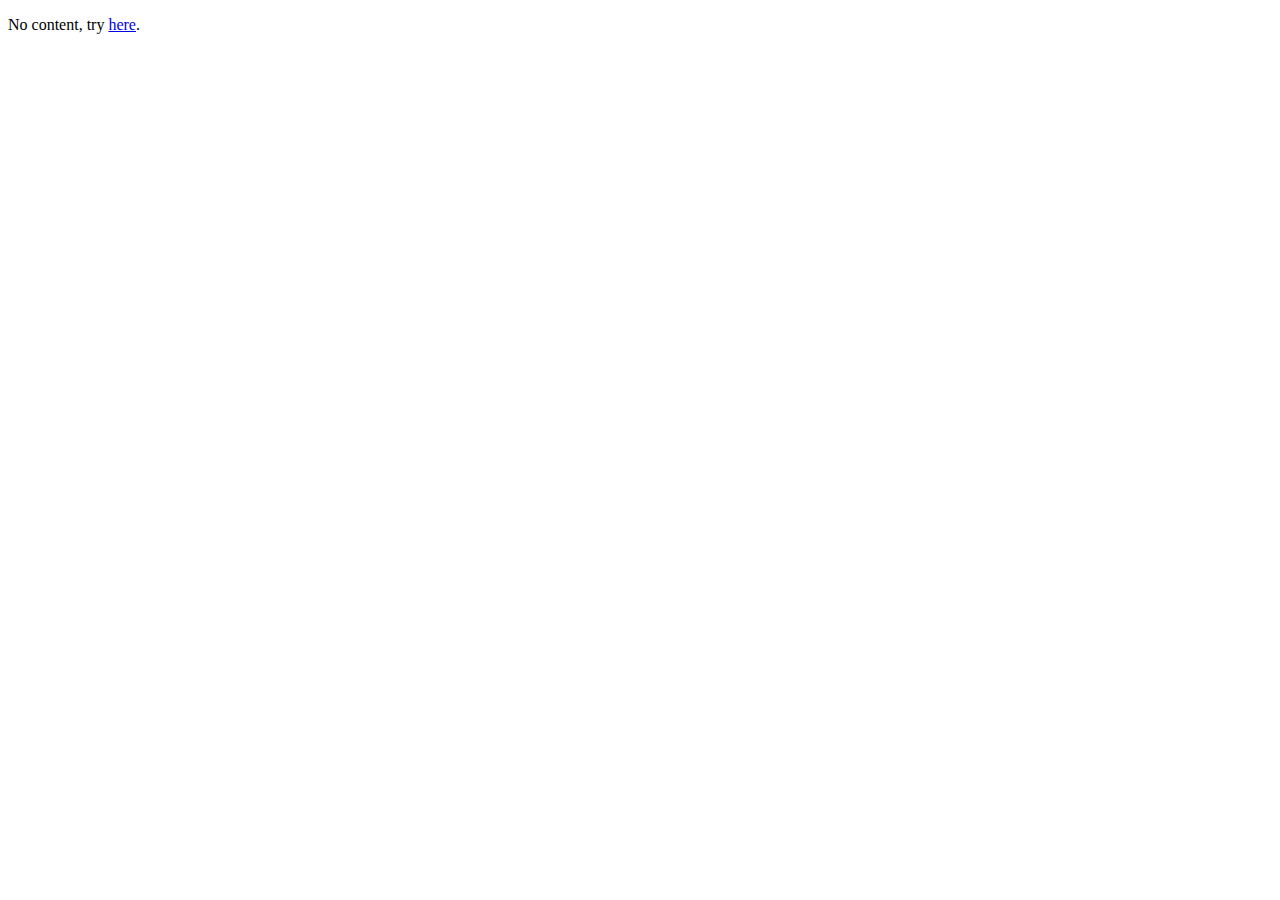
<file: server/fhir-server/index.html>
<!DOCTYPE HTML PUBLIC "-//W3C//DTD HTML 4.01 Transitional//EN" "http://www.w3.org/TR/html4/loose.dtd"> <html lang="en"> <head> <meta http-equiv="content-type" content="text/html; charset=utf-8"> <title>No nothin' here</title> </head> <body> <p>No content, try <a href="https://www.youtube.com/watch?v=dQw4w9WgXcQ">here</a>.</p> </body> </html>
</file>
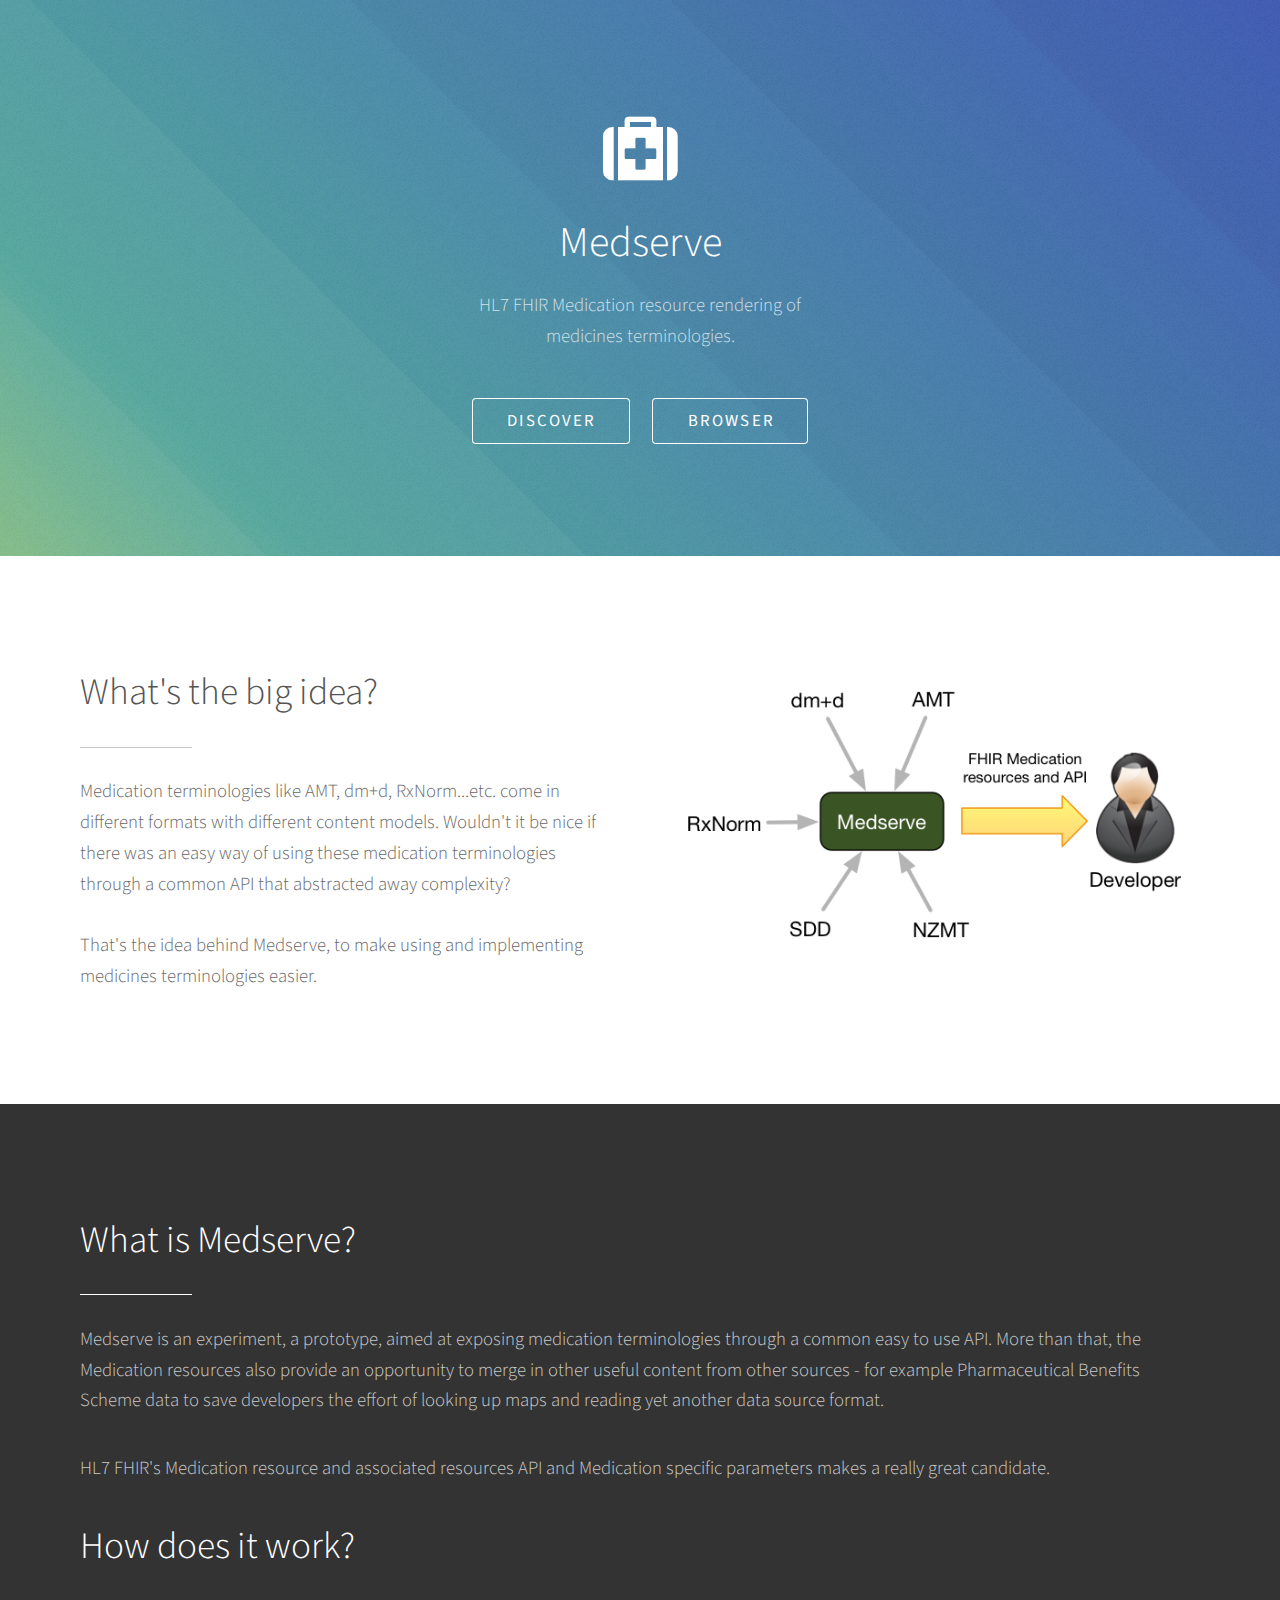
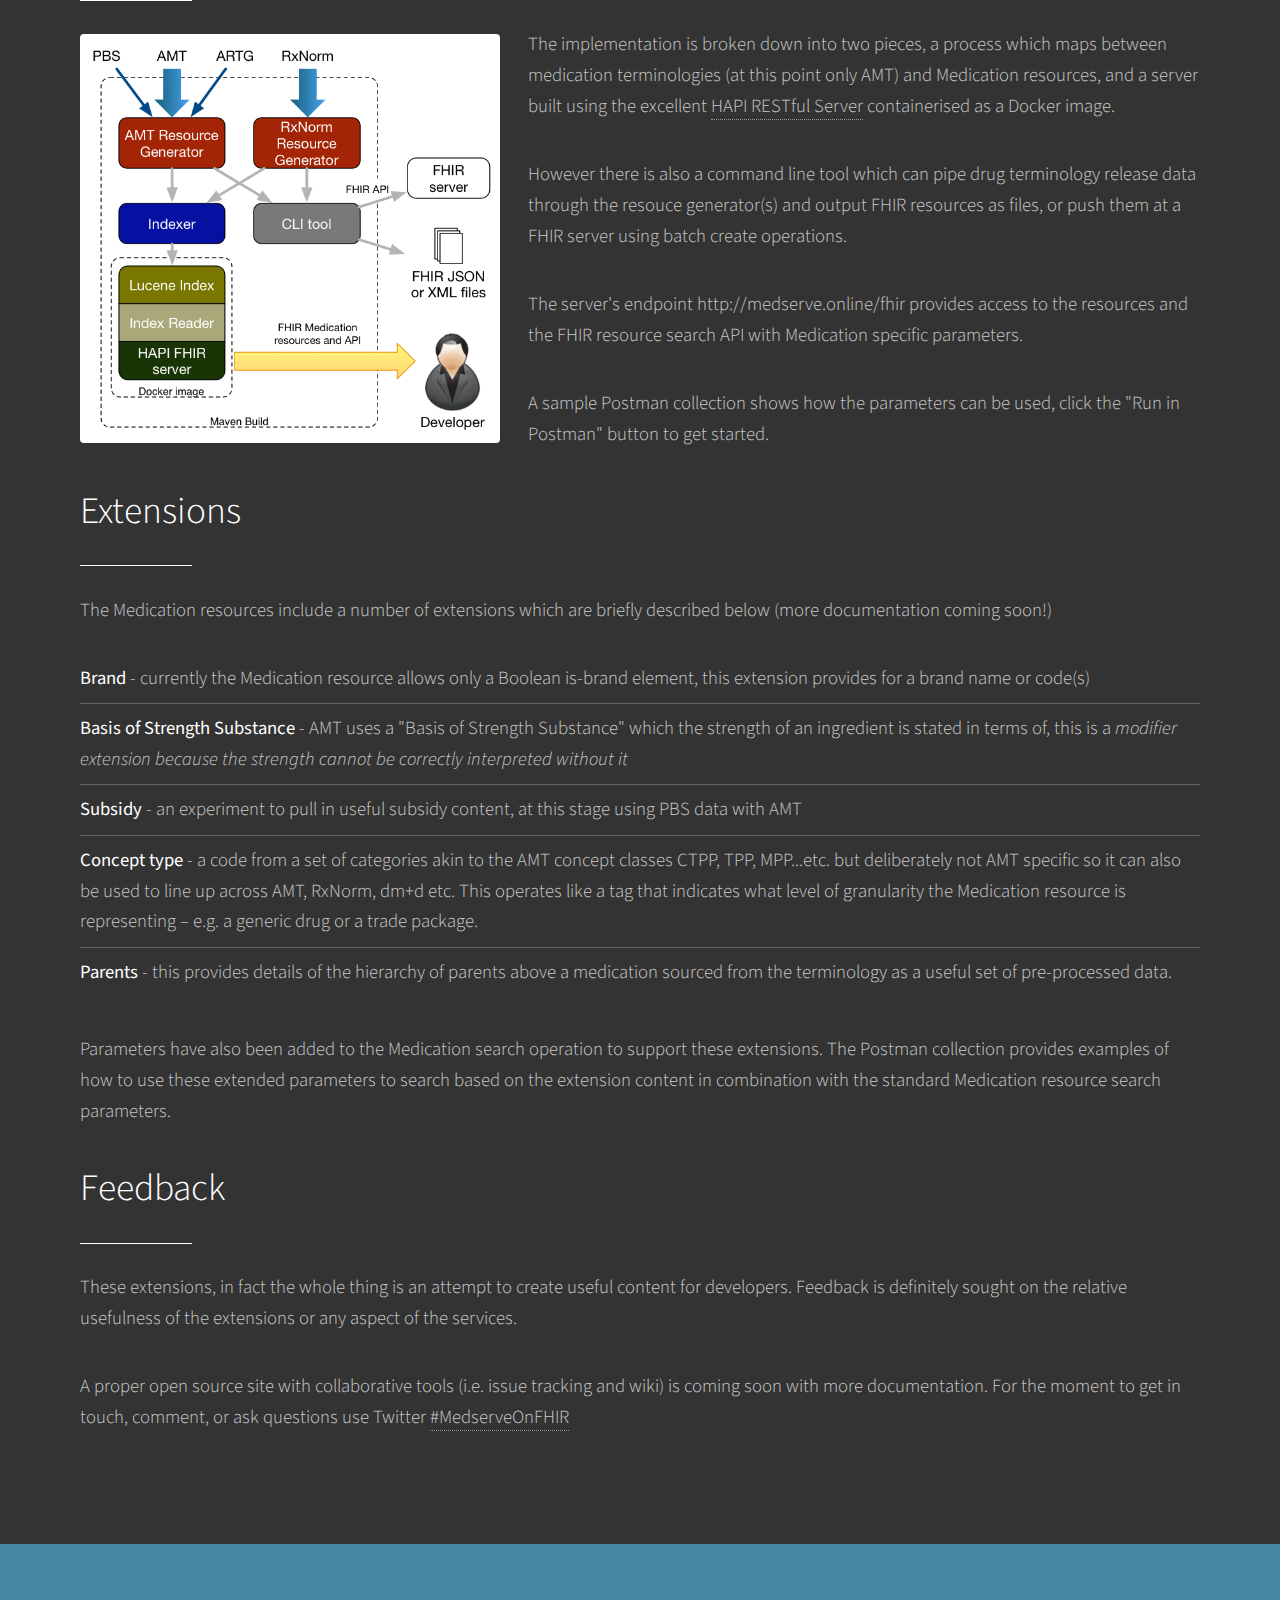
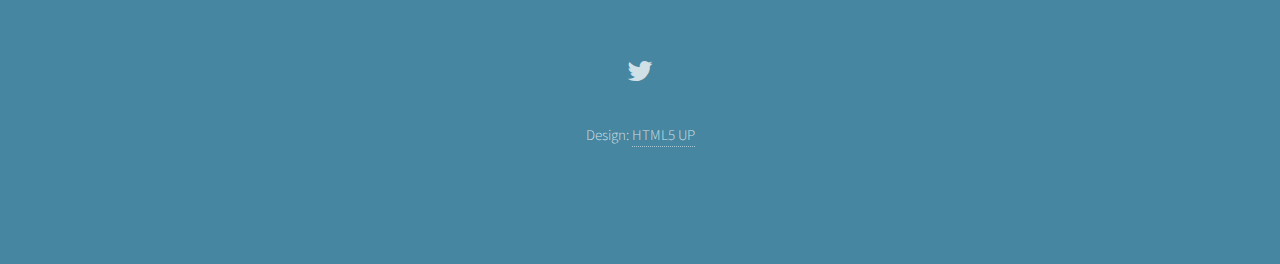
<file: server/medserve-proxy/src/index.html>
<!DOCTYPE HTML>
<!--
	Photon by HTML5 UP
	html5up.net | @ajlkn
	Free for personal and commercial use under the CCA 3.0 license (html5up.net/license)
-->
<html>
	<head>
		<title>Medserve</title>
		<meta charset="utf-8" />
		<meta name="viewport" content="width=device-width, initial-scale=1" />
		<!--[if lte IE 8]><script src="assets/js/ie/html5shiv.js"></script><![endif]-->
		<link rel="stylesheet" href="assets/css/main.css" />
		<link rel="stylesheet" href="assets/css/custom.css" />
		<!--[if lte IE 8]><link rel="stylesheet" href="assets/css/ie8.css" /><![endif]-->
		<!--[if lte IE 9]><link rel="stylesheet" href="assets/css/ie9.css" /><![endif]-->
		<!-- Global site tag (gtag.js) - Google Analytics -->
<script async src="https://www.googletagmanager.com/gtag/js?id=UA-108905175-1"></script>
<script>
  window.dataLayer = window.dataLayer || [];
  function gtag(){dataLayer.push(arguments);}
  gtag('js', new Date());

  gtag('config', 'UA-108905175-1');
</script>

	</head>
	<body>

		<!-- Header -->
			<section id="header">
				<div class="inner">
					<span class="icon major fa-medkit"></span>
					<h1>Medserve</h1>
					<p>HL7 FHIR Medication resource rendering of<br />
					medicines terminologies.</p>
					<ul class="actions">
						<li><a href="#one" class="button scrolly">Discover</a></li>
						<li><a href="https://browse.medserve.online" class="button scrolly">Browser</a></li>
					</ul>
				</div>
			</section>
		<!-- One -->
			<section id="one" class="main style1">
				<div class="container">
					<div class="row 150%">
						<div class="6u 12u$(medium)">
							<header class="major">
								<h2>What's the big idea?</h2>
							</header>
							<p>Medication terminologies like AMT, dm+d, RxNorm...etc. come in different formats with different content models. Wouldn't it be nice if there was an easy way of using these medication terminologies through a common API that abstracted away complexity?</br></br>That's the idea behind Medserve, to make using and implementing medicines terminologies easier.</p>
						</div>
						<div class="6u$ 12u$(medium) important(medium)">
							<span class="image fit"><img src="images/medserve_diagram.png" alt="" /></span>
						</div>
					</div>
				</div>
			</section>

		<!-- Two -->
			<section id="two" class="main style2">
				<div class="container">
					<div class="row 150%">
						<!-- <div class="6u 12u$(medium)">
							<ul class="major-icons">
								<li><span class="icon style1 major fa-code"></span></li>
								<li><span class="icon style2 major fa-bolt"></span></li>
								<li><span class="icon style3 major fa-camera-retro"></span></li>
								<li><span class="icon style4 major fa-cog"></span></li>
								<li><span class="icon style5 major fa-desktop"></span></li>
								<li><span class="icon style6 major fa-calendar"></span></li>
							</ul>
						</div> -->
						<div class="12u$ 12u$(medium)">
							<header class="major">
								<h2>What is Medserve?</h2>
							</header>
							<p>Medserve is an experiment, a prototype, aimed at exposing medication terminologies through a common easy to use API. More than that, the Medication resources also provide an opportunity to merge in other useful content from other sources - for example Pharmaceutical Benefits Scheme data to save developers the effort of looking up maps and reading yet another data source format.</p>
							<p>HL7 FHIR's Medication resource and associated resources API and Medication specific parameters makes a really great candidate.</p>
						</div>
					</div>
					<div class="row 150%">
						<div class="12u$ 12u$(medium)">
							<header class="major">
								<h2>How does it work?</h2>
							</header>
							<span class="image left"><img src="images/medserve_diagram_detail.png" alt="" /></span>
							<p>The implementation is broken down into two pieces, a process which maps between medication terminologies (at this point only AMT) and Medication resources, and a server built using the excellent <a href="http://hapifhir.io/doc_rest_server.html">HAPI RESTful Server</a> containerised as a Docker image.
							<p>However there is also a command line tool which can pipe drug terminology release data through the resouce generator(s) and output FHIR resources as files, or push them at a FHIR server using batch create operations.</p>
							<p>The server's endpoint http://medserve.online/fhir provides access to the resources and the FHIR resource search API with Medication specific parameters.</p>
							<p>A sample Postman collection shows how the parameters can be used, click the "Run in Postman" button to get started.
								<div class="postman-run-button"
								data-postman-action="collection/import"
								data-postman-var-1="dd8001cdae4584e9ba04"
								data-postman-param="env%5BMedServe%5D=W3siZW5hYmxlZCI6dHJ1ZSwia2V5IjoidXJsIiwidmFsdWUiOiJtZWRzZXJ2ZS5vbmxpbmUiLCJ0eXBlIjoidGV4dCJ9XQ=="></div>
								<script type="text/javascript">
								  (function (p,o,s,t,m,a,n) {
								    !p[s] && (p[s] = function () { (p[t] || (p[t] = [])).push(arguments); });
								    !o.getElementById(s+t) && o.getElementsByTagName("head")[0].appendChild((
								      (n = o.createElement("script")),
								      (n.id = s+t), (n.async = 1), (n.src = m), n
								    ));
								  }(window, document, "_pm", "PostmanRunObject", "https://run.pstmn.io/button.js"));
								</script></p>

				</div>
				<div class="row 150%">
					<header class="major">
						<h2>Extensions</h2>
					</header>
					<div class="12u$ 12u$(medium)">
						<p>The Medication resources include a number of extensions which are briefly described below (more documentation coming soon!)
							<ul class="alt">
								<li><strong>Brand</strong> - currently the Medication resource allows only a Boolean is-brand element, this extension provides for a brand name or code(s)</li>
								<li><strong>Basis of Strength Substance</strong> - AMT uses a "Basis of Strength Substance" which the strength of an ingredient is stated in terms of, this is a <em>modifier extension because the strength cannot be correctly interpreted without it</em></li>
								<li><strong>Subsidy</strong> - an experiment to pull in useful subsidy content, at this stage using PBS data with AMT</li>
								<li><strong>Concept type</strong> - a code from a set of categories akin to the AMT concept classes CTPP, TPP, MPP...etc. but deliberately not AMT specific so it can also be used to line up across AMT, RxNorm, dm+d etc. This operates like a tag that indicates what level of granularity the Medication resource is representing – e.g. a generic drug or a trade package.</li>
								<li><strong>Parents</strong> - this provides details of the hierarchy of parents above a medication sourced from the terminology as a useful set of pre-processed data.</li>
							</ul></p>
							<p>Parameters have also been added to the Medication search operation to support these extensions. The Postman collection provides examples of how to use these extended parameters to search based on the extension content in combination with the standard Medication resource search parameters.</p>
						</div>
					</div>
					<div class="row 150%">
						<header class="major">
							<h2>Feedback</h2>
						</header>
						<div class="12u$ 12u$(medium)">
 							 <p>These extensions, in fact the whole thing is an attempt to create useful content for developers. Feedback is definitely sought on the relative usefulness of the extensions or any aspect of the services.</p>
							 <p>A proper open source site with collaborative tools (i.e. issue tracking and wiki) is coming soon with more documentation. For the moment to get in touch, comment, or ask questions use Twitter <a class="twitter-hashtag-button" href="https://twitter.com/intent/tweet?button_hashtag=MedserveOnFHIR">	#MedserveOnFHIR</a></p>
							</div>
						</div>
				</div>
			</section>

		<!-- Footer -->
			<section id="footer">
				<ul class="icons">
					<li><a href="https://twitter.com/intent/tweet?button_hashtag=MedserveOnFHIR" class="icon alt fa-twitter"><span class="label">Twitter</span></a></li>
				</ul>
				<ul class="copyright"><li>Design: <a href="http://html5up.net">HTML5 UP</a></li>
				</ul>
			</section>

		<!-- Scripts -->
			<script src="assets/js/jquery.min.js"></script>
			<script src="assets/js/jquery.scrolly.min.js"></script>
			<script src="assets/js/skel.min.js"></script>
			<script src="assets/js/util.js"></script>
			<!--[if lte IE 8]><script src="assets/js/ie/respond.min.js"></script><![endif]-->
			<script src="assets/js/main.js"></script>

	</body>
</html>
</file>
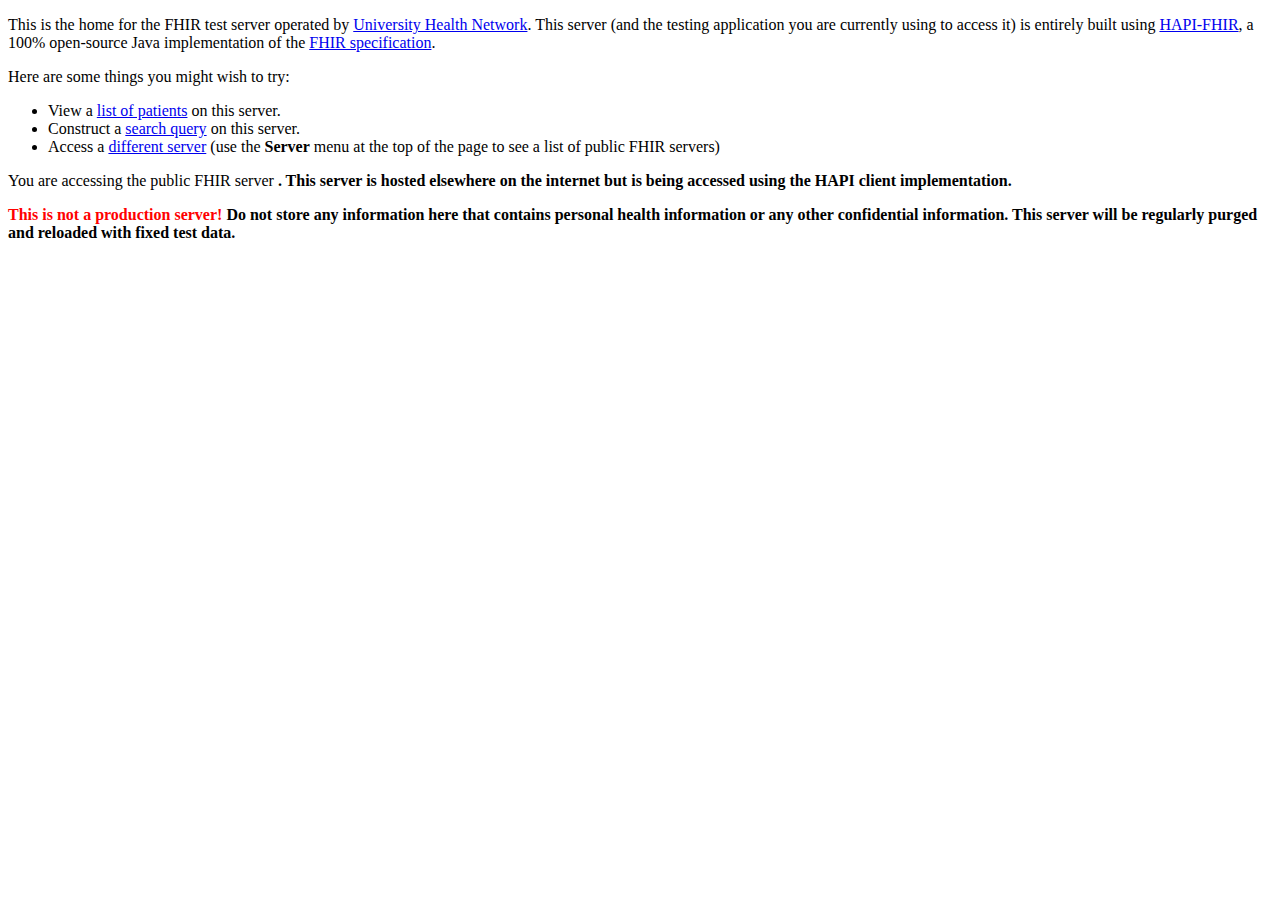
<file: server/fhir-server/src/main/webapp/WEB-INF/templates/tmpl-home-welcome.html>
<!DOCTYPE html>
<html lang="en">
	<div th:fragment="banner" class="well">
		<th:block th:if="${serverId} == 'home'">
			<p>
				This is the home for the FHIR test server operated by
				<a href="http://uhn.ca">University Health Network</a>. This server
				(and the testing application you are currently using to access it)
				is entirely built using
				<a href="https://github.com/jamesagnew/hapi-fhir">HAPI-FHIR</a>, 
				a 100% open-source Java implementation of the
				<a href="http://hl7.org/implement/standards/fhir/">FHIR specification</a>.
			</p>
			<p>
				Here are some things you might wish to try:
			</p>
			<ul>
				<li>
					View a
					<a href="http://fhirtest.uhn.ca/search?serverId=home&amp;encoding=json&amp;pretty=true&amp;resource=Patient&amp;param.0.type=string&amp;param.0.name=_id&amp;param.0.0=&amp;resource-search-limit=">list of patients</a>
					on this server.
				</li>
				<li>
					Construct a
					<a href="http://fhirtest.uhn.ca/resource?serverId=home&amp;encoding=json&amp;pretty=true&amp;resource=Patient">search query</a>
					on this server.
				</li>
				<li>
					Access a 
					<a href="http://fhirtest.uhn.ca/home?serverId=furore">different server</a>
					(use the <b>Server</b> menu at the top of the page to see a list of public FHIR servers)
				</li>
			</ul>
		</th:block>
		<th:block th:if="${serverId} != 'home'">
			<p>
				You are accessing the public FHIR server
				<b th:text="${baseName}"/>. This server is hosted elsewhere on the internet
				but is being accessed using the HAPI client implementation.
			</p>
		</th:block>
		<p>
			<b style="color: red;">
				<span class="glyphicon glyphicon-warning-sign"/> 
				This is not a production server!
			</b> 
			Do not store any information here that contains personal health information
			or any other confidential information. This server will be regularly purged 
			and reloaded with fixed test data. 
		</p>
	</div>
</html>
</file>
<file: server/medserve-proxy/src/assets/css/custom.css>
#header .actions:after {
    height: 0px;
    left: 0px;
    top: 0px;
    width: 0px;
}
</file>
<file: server/medserve-proxy/src/assets/css/ie8.css>
/*
	Photon by HTML5 UP
	html5up.net | @ajlkn
	Free for personal and commercial use under the CCA 3.0 license (html5up.net/license)
*/

/* Basic */

	hr {
		border-bottom: solid 1px #ccc;
	}

	blockquote {
		border-left: solid 4px #ccc;
	}

	code {
		border: solid 1px #ccc;
	}

/* Section/Article */

	header.major:after {
		background: #ccc;
	}

/* Form */

	input[type="text"],
	input[type="password"],
	input[type="email"],
	select,
	textarea {
		-ms-behavior: url("assets/js/ie/PIE.htc");
		border: solid 1px #ccc;
		position: relative;
	}

/* List */

	ul.alt li {
		border-top: solid 1px #ccc;
	}

	ul.major-icons li .icon {
		-ms-behavior: url("assets/js/ie/PIE.htc");
		border: solid 1px #ccc;
		position: relative;
	}

/* Table */

	table thead {
		border-bottom: solid 1px #ccc;
	}

	table tfoot {
		border-top: solid 1px #ccc;
	}

	table.alt tbody tr td {
		border: solid 1px #ccc;
		border-left-width: 0;
		border-top-width: 0;
	}

/* Button */

	input[type="submit"],
	input[type="reset"],
	input[type="button"],
	button,
	.button {
		-ms-behavior: url("assets/js/ie/PIE.htc");
		border: solid 1px #ccc;
		position: relative;
	}

/* Image */

	.image {
		-ms-behavior: url("assets/js/ie/PIE.htc");
	}

		.image img {
			-ms-behavior: url("assets/js/ie/PIE.htc");
			position: relative;
		}

/* Main */

	.main.style2 {
		background-color: #333;
		color: #ffffff;
		-ms-behavior: url("assets/js/ie/backgroundsize.min.htc");
		background-image: url("../../images/header.jpg");
		background-size: cover;
		position: relative;
	}

		.main.style2 a {
			border-bottom-color: #ffffff;
		}

			.main.style2 a:hover {
				color: #ffffff;
			}

		.main.style2 h1, .main.style2 h2, .main.style2 h3, .main.style2 h4, .main.style2 h5, .main.style2 h6, .main.style2 strong, .main.style2 b {
			color: #ffffff;
		}

		.main.style2 header p {
			color: #ffffff;
		}

		.main.style2 header.major:after {
			background: #ffffff;
		}

		.main.style2 input[type="submit"],
		.main.style2 input[type="reset"],
		.main.style2 input[type="button"],
		.main.style2 button,
		.main.style2 .button {
			border: solid 1px #ffffff !important;
			color: #ffffff !important;
		}

			.main.style2 input[type="submit"]:hover,
			.main.style2 input[type="reset"]:hover,
			.main.style2 input[type="button"]:hover,
			.main.style2 button:hover,
			.main.style2 .button:hover {
				background-color: transparent;
			}

			.main.style2 input[type="submit"]:active,
			.main.style2 input[type="reset"]:active,
			.main.style2 input[type="button"]:active,
			.main.style2 button:active,
			.main.style2 .button:active {
				background-color: transparent;
			}

			.main.style2 input[type="submit"].special,
			.main.style2 input[type="reset"].special,
			.main.style2 input[type="button"].special,
			.main.style2 button.special,
			.main.style2 .button.special {
				background-color: #ffffff;
				border: solid 1px #ffffff !important;
				color: #333 !important;
			}

				.main.style2 input[type="submit"].special:hover,
				.main.style2 input[type="reset"].special:hover,
				.main.style2 input[type="button"].special:hover,
				.main.style2 button.special:hover,
				.main.style2 .button.special:hover {
					background-color: transparent !important;
					color: #ffffff !important;
				}

				.main.style2 input[type="submit"].special:active,
				.main.style2 input[type="reset"].special:active,
				.main.style2 input[type="button"].special:active,
				.main.style2 button.special:active,
				.main.style2 .button.special:active {
					background-color: transparent !important;
				}

		.main.style2 ul.major-icons li .icon {
			border-color: #ffffff;
		}

		.main.style2 .icon.major {
			color: #ffffff;
		}

		.main.style2:before {
			background-image: url("images/overlay1.png");
			content: '';
			height: 100%;
			left: 0;
			position: absolute;
			top: 0;
			width: 100%;
		}

		.main.style2 > * {
			position: relative;
			z-index: 1;
		}

/* Header */

	#header {
		background-color: #4686a0;
		color: #ffffff;
	}

		#header a {
			border-bottom-color: #ffffff;
		}

			#header a:hover {
				color: #ffffff;
			}

		#header h1, #header h2, #header h3, #header h4, #header h5, #header h6, #header strong, #header b {
			color: #ffffff;
		}

		#header header p {
			color: #ffffff;
		}

		#header header.major:after {
			background: #ffffff;
		}

		#header input[type="submit"],
		#header input[type="reset"],
		#header input[type="button"],
		#header button,
		#header .button {
			border: solid 1px #ffffff !important;
			color: #ffffff !important;
		}

			#header input[type="submit"]:hover,
			#header input[type="reset"]:hover,
			#header input[type="button"]:hover,
			#header button:hover,
			#header .button:hover {
				background-color: transparent;
			}

			#header input[type="submit"]:active,
			#header input[type="reset"]:active,
			#header input[type="button"]:active,
			#header button:active,
			#header .button:active {
				background-color: transparent;
			}

			#header input[type="submit"].special,
			#header input[type="reset"].special,
			#header input[type="button"].special,
			#header button.special,
			#header .button.special {
				background-color: #ffffff;
				border: solid 1px #ffffff !important;
				color: #4686a0 !important;
			}

				#header input[type="submit"].special:hover,
				#header input[type="reset"].special:hover,
				#header input[type="button"].special:hover,
				#header button.special:hover,
				#header .button.special:hover {
					background-color: transparent !important;
					color: #ffffff !important;
				}

				#header input[type="submit"].special:active,
				#header input[type="reset"].special:active,
				#header input[type="button"].special:active,
				#header button.special:active,
				#header .button.special:active {
					background-color: transparent !important;
				}

		#header ul.major-icons li .icon {
			border-color: #ffffff;
		}

		#header .icon.major {
			color: #ffffff;
		}

/* Footer */

	#footer {
		background-color: #4686a0;
		color: #ffffff;
	}

		#footer a {
			border-bottom-color: #ffffff;
		}

			#footer a:hover {
				color: #ffffff;
			}

		#footer h1, #footer h2, #footer h3, #footer h4, #footer h5, #footer h6, #footer strong, #footer b {
			color: #ffffff;
		}

		#footer header p {
			color: #ffffff;
		}

		#footer header.major:after {
			background: #ffffff;
		}

		#footer input[type="submit"],
		#footer input[type="reset"],
		#footer input[type="button"],
		#footer button,
		#footer .button {
			border: solid 1px #ffffff !important;
			color: #ffffff !important;
		}

			#footer input[type="submit"]:hover,
			#footer input[type="reset"]:hover,
			#footer input[type="button"]:hover,
			#footer button:hover,
			#footer .button:hover {
				background-color: transparent;
			}

			#footer input[type="submit"]:active,
			#footer input[type="reset"]:active,
			#footer input[type="button"]:active,
			#footer button:active,
			#footer .button:active {
				background-color: transparent;
			}

			#footer input[type="submit"].special,
			#footer input[type="reset"].special,
			#footer input[type="button"].special,
			#footer button.special,
			#footer .button.special {
				background-color: #ffffff;
				border: solid 1px #ffffff !important;
				color: #4686a0 !important;
			}

				#footer input[type="submit"].special:hover,
				#footer input[type="reset"].special:hover,
				#footer input[type="button"].special:hover,
				#footer button.special:hover,
				#footer .button.special:hover {
					background-color: transparent !important;
					color: #ffffff !important;
				}

				#footer input[type="submit"].special:active,
				#footer input[type="reset"].special:active,
				#footer input[type="button"].special:active,
				#footer button.special:active,
				#footer .button.special:active {
					background-color: transparent !important;
				}

		#footer ul.major-icons li .icon {
			border-color: #ffffff;
		}

		#footer .icon.major {
			color: #ffffff;
		}
</file>
<file: server/medserve-proxy/src/assets/css/ie9.css>
/*
	Photon by HTML5 UP
	html5up.net | @ajlkn
	Free for personal and commercial use under the CCA 3.0 license (html5up.net/license)
*/

/* Header */

	#header {
		background-image: none;
		filter: progid:DXImageTransform.Microsoft.Gradient(startColorStr="#4fa49a", endColorStr="#4361c2", GradientType=1);
		position: relative;
	}

		#header:before {
			background-image: url("images/overlay2.png"), url("images/overlay3.svg");
			background-position: top left,							center center;
			background-size: auto,								cover;
			content: '';
			height: 100%;
			left: 0;
			position: absolute;
			top: 0;
			width: 100%;
		}

		#header > * {
			position: relative;
			z-index: 1;
		}

/* Footer */

	#footer {
		background-image: none;
		filter: progid:DXImageTransform.Microsoft.Gradient(startColorStr="#4361c2", endColorStr="#4fa49a", GradientType=1);
		position: relative;
	}

		#footer:before {
			background-image: url("images/overlay2.png"), url("images/overlay4.svg");
			background-position: top left,							center center;
			background-size: auto,								cover;
			content: '';
			height: 100%;
			left: 0;
			position: absolute;
			top: 0;
			width: 100%;
		}

		#footer > * {
			position: relative;
			z-index: 1;
		}
</file>
<file: server/medserve-proxy/src/assets/css/main.css>
@import url("font-awesome.min.css");
@import url("https://fonts.googleapis.com/css?family=Source+Sans+Pro:300,300italic,400,400italic");

/*
	Photon by HTML5 UP
	html5up.net | @ajlkn
	Free for personal and commercial use under the CCA 3.0 license (html5up.net/license)
*/

/* Reset */

	html, body, div, span, applet, object, iframe, h1, h2, h3, h4, h5, h6, p, blockquote, pre, a, abbr, acronym, address, big, cite, code, del, dfn, em, img, ins, kbd, q, s, samp, small, strike, strong, sub, sup, tt, var, b, u, i, center, dl, dt, dd, ol, ul, li, fieldset, form, label, legend, table, caption, tbody, tfoot, thead, tr, th, td, article, aside, canvas, details, embed, figure, figcaption, footer, header, hgroup, menu, nav, output, ruby, section, summary, time, mark, audio, video {
		margin: 0;
		padding: 0;
		border: 0;
		font-size: 100%;
		font: inherit;
		vertical-align: baseline;
	}

	article, aside, details, figcaption, figure, footer, header, hgroup, menu, nav, section {
		display: block;
	}

	body {
		line-height: 1;
	}

	ol, ul {
		list-style: none;
	}

	blockquote, q {
		quotes: none;
	}

	blockquote:before, blockquote:after, q:before, q:after {
		content: '';
		content: none;
	}

	table {
		border-collapse: collapse;
		border-spacing: 0;
	}

	body {
		-webkit-text-size-adjust: none;
	}

/* Box Model */

	*, *:before, *:after {
		-moz-box-sizing: border-box;
		-webkit-box-sizing: border-box;
		box-sizing: border-box;
	}

/* Containers */

	.container {
		margin-left: auto;
		margin-right: auto;
	}

	.container.\31 25\25 {
		width: 100%;
		max-width: 75em;
		min-width: 60em;
	}

	.container.\37 5\25 {
		width: 45em;
	}

	.container.\35 0\25 {
		width: 30em;
	}

	.container.\32 5\25 {
		width: 15em;
	}

	.container {
		width: 60em;
	}

	@media screen and (max-width: 1680px) {

		.container.\31 25\25 {
			width: 100%;
			max-width: 75em;
			min-width: 60em;
		}

		.container.\37 5\25 {
			width: 45em;
		}

		.container.\35 0\25 {
			width: 30em;
		}

		.container.\32 5\25 {
			width: 15em;
		}

		.container {
			width: 60em;
		}

	}

	@media screen and (max-width: 1140px) {

		.container.\31 25\25 {
			width: 100%;
			max-width: 112.5%;
			min-width: 90%;
		}

		.container.\37 5\25 {
			width: 67.5%;
		}

		.container.\35 0\25 {
			width: 45%;
		}

		.container.\32 5\25 {
			width: 22.5%;
		}

		.container {
			width: 90%;
		}

	}

	@media screen and (max-width: 980px) {

		.container.\31 25\25 {
			width: 100%;
			max-width: 125%;
			min-width: 100%;
		}

		.container.\37 5\25 {
			width: 75%;
		}

		.container.\35 0\25 {
			width: 50%;
		}

		.container.\32 5\25 {
			width: 25%;
		}

		.container {
			width: 100% !important;
		}

	}

	@media screen and (max-width: 736px) {

		.container.\31 25\25 {
			width: 100%;
			max-width: 125%;
			min-width: 100%;
		}

		.container.\37 5\25 {
			width: 75%;
		}

		.container.\35 0\25 {
			width: 50%;
		}

		.container.\32 5\25 {
			width: 25%;
		}

		.container {
			width: 100% !important;
		}

	}

	@media screen and (max-width: 480px) {

		.container.\31 25\25 {
			width: 100%;
			max-width: 125%;
			min-width: 100%;
		}

		.container.\37 5\25 {
			width: 75%;
		}

		.container.\35 0\25 {
			width: 50%;
		}

		.container.\32 5\25 {
			width: 25%;
		}

		.container {
			width: 100% !important;
		}

	}

	@media screen and (max-width: 320px) {

		.container.\31 25\25 {
			width: 100%;
			max-width: 125%;
			min-width: 100%;
		}

		.container.\37 5\25 {
			width: 75%;
		}

		.container.\35 0\25 {
			width: 50%;
		}

		.container.\32 5\25 {
			width: 25%;
		}

		.container {
			width: 100% !important;
		}

	}

/* Grid */

	.row {
		border-bottom: solid 1px transparent;
		-moz-box-sizing: border-box;
		-webkit-box-sizing: border-box;
		box-sizing: border-box;
	}

	.row > * {
		float: left;
		-moz-box-sizing: border-box;
		-webkit-box-sizing: border-box;
		box-sizing: border-box;
	}

	.row:after, .row:before {
		content: '';
		display: block;
		clear: both;
		height: 0;
	}

	.row.uniform > * > :first-child {
		margin-top: 0;
	}

	.row.uniform > * > :last-child {
		margin-bottom: 0;
	}

	.row.\30 \25 > * {
		padding: 0 0 0 0em;
	}

	.row.\30 \25 {
		margin: 0 0 -1px 0em;
	}

	.row.uniform.\30 \25 > * {
		padding: 0em 0 0 0em;
	}

	.row.uniform.\30 \25 {
		margin: 0em 0 -1px 0em;
	}

	.row > * {
		padding: 0 0 0 2em;
	}

	.row {
		margin: 0 0 -1px -2em;
	}

	.row.uniform > * {
		padding: 2em 0 0 2em;
	}

	.row.uniform {
		margin: -2em 0 -1px -2em;
	}

	.row.\32 00\25 > * {
		padding: 0 0 0 4em;
	}

	.row.\32 00\25 {
		margin: 0 0 -1px -4em;
	}

	.row.uniform.\32 00\25 > * {
		padding: 4em 0 0 4em;
	}

	.row.uniform.\32 00\25 {
		margin: -4em 0 -1px -4em;
	}

	.row.\31 50\25 > * {
		padding: 0 0 0 3em;
	}

	.row.\31 50\25 {
		margin: 0 0 -1px -3em;
	}

	.row.uniform.\31 50\25 > * {
		padding: 3em 0 0 3em;
	}

	.row.uniform.\31 50\25 {
		margin: -3em 0 -1px -3em;
	}

	.row.\35 0\25 > * {
		padding: 0 0 0 1em;
	}

	.row.\35 0\25 {
		margin: 0 0 -1px -1em;
	}

	.row.uniform.\35 0\25 > * {
		padding: 1em 0 0 1em;
	}

	.row.uniform.\35 0\25 {
		margin: -1em 0 -1px -1em;
	}

	.row.\32 5\25 > * {
		padding: 0 0 0 0.5em;
	}

	.row.\32 5\25 {
		margin: 0 0 -1px -0.5em;
	}

	.row.uniform.\32 5\25 > * {
		padding: 0.5em 0 0 0.5em;
	}

	.row.uniform.\32 5\25 {
		margin: -0.5em 0 -1px -0.5em;
	}

	.\31 2u, .\31 2u\24 {
		width: 100%;
		clear: none;
		margin-left: 0;
	}

	.\31 1u, .\31 1u\24 {
		width: 91.6666666667%;
		clear: none;
		margin-left: 0;
	}

	.\31 0u, .\31 0u\24 {
		width: 83.3333333333%;
		clear: none;
		margin-left: 0;
	}

	.\39 u, .\39 u\24 {
		width: 75%;
		clear: none;
		margin-left: 0;
	}

	.\38 u, .\38 u\24 {
		width: 66.6666666667%;
		clear: none;
		margin-left: 0;
	}

	.\37 u, .\37 u\24 {
		width: 58.3333333333%;
		clear: none;
		margin-left: 0;
	}

	.\36 u, .\36 u\24 {
		width: 50%;
		clear: none;
		margin-left: 0;
	}

	.\35 u, .\35 u\24 {
		width: 41.6666666667%;
		clear: none;
		margin-left: 0;
	}

	.\34 u, .\34 u\24 {
		width: 33.3333333333%;
		clear: none;
		margin-left: 0;
	}

	.\33 u, .\33 u\24 {
		width: 25%;
		clear: none;
		margin-left: 0;
	}

	.\32 u, .\32 u\24 {
		width: 16.6666666667%;
		clear: none;
		margin-left: 0;
	}

	.\31 u, .\31 u\24 {
		width: 8.3333333333%;
		clear: none;
		margin-left: 0;
	}

	.\31 2u\24 + *,
	.\31 1u\24 + *,
	.\31 0u\24 + *,
	.\39 u\24 + *,
	.\38 u\24 + *,
	.\37 u\24 + *,
	.\36 u\24 + *,
	.\35 u\24 + *,
	.\34 u\24 + *,
	.\33 u\24 + *,
	.\32 u\24 + *,
	.\31 u\24 + * {
		clear: left;
	}

	.\-11u {
		margin-left: 91.66667%;
	}

	.\-10u {
		margin-left: 83.33333%;
	}

	.\-9u {
		margin-left: 75%;
	}

	.\-8u {
		margin-left: 66.66667%;
	}

	.\-7u {
		margin-left: 58.33333%;
	}

	.\-6u {
		margin-left: 50%;
	}

	.\-5u {
		margin-left: 41.66667%;
	}

	.\-4u {
		margin-left: 33.33333%;
	}

	.\-3u {
		margin-left: 25%;
	}

	.\-2u {
		margin-left: 16.66667%;
	}

	.\-1u {
		margin-left: 8.33333%;
	}

	@media screen and (max-width: 1680px) {

		.row > * {
			padding: 0 0 0 2em;
		}

		.row {
			margin: 0 0 -1px -2em;
		}

		.row.uniform > * {
			padding: 2em 0 0 2em;
		}

		.row.uniform {
			margin: -2em 0 -1px -2em;
		}

		.row.\32 00\25 > * {
			padding: 0 0 0 4em;
		}

		.row.\32 00\25 {
			margin: 0 0 -1px -4em;
		}

		.row.uniform.\32 00\25 > * {
			padding: 4em 0 0 4em;
		}

		.row.uniform.\32 00\25 {
			margin: -4em 0 -1px -4em;
		}

		.row.\31 50\25 > * {
			padding: 0 0 0 3em;
		}

		.row.\31 50\25 {
			margin: 0 0 -1px -3em;
		}

		.row.uniform.\31 50\25 > * {
			padding: 3em 0 0 3em;
		}

		.row.uniform.\31 50\25 {
			margin: -3em 0 -1px -3em;
		}

		.row.\35 0\25 > * {
			padding: 0 0 0 1em;
		}

		.row.\35 0\25 {
			margin: 0 0 -1px -1em;
		}

		.row.uniform.\35 0\25 > * {
			padding: 1em 0 0 1em;
		}

		.row.uniform.\35 0\25 {
			margin: -1em 0 -1px -1em;
		}

		.row.\32 5\25 > * {
			padding: 0 0 0 0.5em;
		}

		.row.\32 5\25 {
			margin: 0 0 -1px -0.5em;
		}

		.row.uniform.\32 5\25 > * {
			padding: 0.5em 0 0 0.5em;
		}

		.row.uniform.\32 5\25 {
			margin: -0.5em 0 -1px -0.5em;
		}

		.\31 2u\28xlarge\29, .\31 2u\24\28xlarge\29 {
			width: 100%;
			clear: none;
			margin-left: 0;
		}

		.\31 1u\28xlarge\29, .\31 1u\24\28xlarge\29 {
			width: 91.6666666667%;
			clear: none;
			margin-left: 0;
		}

		.\31 0u\28xlarge\29, .\31 0u\24\28xlarge\29 {
			width: 83.3333333333%;
			clear: none;
			margin-left: 0;
		}

		.\39 u\28xlarge\29, .\39 u\24\28xlarge\29 {
			width: 75%;
			clear: none;
			margin-left: 0;
		}

		.\38 u\28xlarge\29, .\38 u\24\28xlarge\29 {
			width: 66.6666666667%;
			clear: none;
			margin-left: 0;
		}

		.\37 u\28xlarge\29, .\37 u\24\28xlarge\29 {
			width: 58.3333333333%;
			clear: none;
			margin-left: 0;
		}

		.\36 u\28xlarge\29, .\36 u\24\28xlarge\29 {
			width: 50%;
			clear: none;
			margin-left: 0;
		}

		.\35 u\28xlarge\29, .\35 u\24\28xlarge\29 {
			width: 41.6666666667%;
			clear: none;
			margin-left: 0;
		}

		.\34 u\28xlarge\29, .\34 u\24\28xlarge\29 {
			width: 33.3333333333%;
			clear: none;
			margin-left: 0;
		}

		.\33 u\28xlarge\29, .\33 u\24\28xlarge\29 {
			width: 25%;
			clear: none;
			margin-left: 0;
		}

		.\32 u\28xlarge\29, .\32 u\24\28xlarge\29 {
			width: 16.6666666667%;
			clear: none;
			margin-left: 0;
		}

		.\31 u\28xlarge\29, .\31 u\24\28xlarge\29 {
			width: 8.3333333333%;
			clear: none;
			margin-left: 0;
		}

		.\31 2u\24\28xlarge\29 + *,
		.\31 1u\24\28xlarge\29 + *,
		.\31 0u\24\28xlarge\29 + *,
		.\39 u\24\28xlarge\29 + *,
		.\38 u\24\28xlarge\29 + *,
		.\37 u\24\28xlarge\29 + *,
		.\36 u\24\28xlarge\29 + *,
		.\35 u\24\28xlarge\29 + *,
		.\34 u\24\28xlarge\29 + *,
		.\33 u\24\28xlarge\29 + *,
		.\32 u\24\28xlarge\29 + *,
		.\31 u\24\28xlarge\29 + * {
			clear: left;
		}

		.\-11u\28xlarge\29 {
			margin-left: 91.66667%;
		}

		.\-10u\28xlarge\29 {
			margin-left: 83.33333%;
		}

		.\-9u\28xlarge\29 {
			margin-left: 75%;
		}

		.\-8u\28xlarge\29 {
			margin-left: 66.66667%;
		}

		.\-7u\28xlarge\29 {
			margin-left: 58.33333%;
		}

		.\-6u\28xlarge\29 {
			margin-left: 50%;
		}

		.\-5u\28xlarge\29 {
			margin-left: 41.66667%;
		}

		.\-4u\28xlarge\29 {
			margin-left: 33.33333%;
		}

		.\-3u\28xlarge\29 {
			margin-left: 25%;
		}

		.\-2u\28xlarge\29 {
			margin-left: 16.66667%;
		}

		.\-1u\28xlarge\29 {
			margin-left: 8.33333%;
		}

	}

	@media screen and (max-width: 1140px) {

		.row > * {
			padding: 0 0 0 1.5em;
		}

		.row {
			margin: 0 0 -1px -1.5em;
		}

		.row.uniform > * {
			padding: 1.5em 0 0 1.5em;
		}

		.row.uniform {
			margin: -1.5em 0 -1px -1.5em;
		}

		.row.\32 00\25 > * {
			padding: 0 0 0 3em;
		}

		.row.\32 00\25 {
			margin: 0 0 -1px -3em;
		}

		.row.uniform.\32 00\25 > * {
			padding: 3em 0 0 3em;
		}

		.row.uniform.\32 00\25 {
			margin: -3em 0 -1px -3em;
		}

		.row.\31 50\25 > * {
			padding: 0 0 0 2.25em;
		}

		.row.\31 50\25 {
			margin: 0 0 -1px -2.25em;
		}

		.row.uniform.\31 50\25 > * {
			padding: 2.25em 0 0 2.25em;
		}

		.row.uniform.\31 50\25 {
			margin: -2.25em 0 -1px -2.25em;
		}

		.row.\35 0\25 > * {
			padding: 0 0 0 0.75em;
		}

		.row.\35 0\25 {
			margin: 0 0 -1px -0.75em;
		}

		.row.uniform.\35 0\25 > * {
			padding: 0.75em 0 0 0.75em;
		}

		.row.uniform.\35 0\25 {
			margin: -0.75em 0 -1px -0.75em;
		}

		.row.\32 5\25 > * {
			padding: 0 0 0 0.375em;
		}

		.row.\32 5\25 {
			margin: 0 0 -1px -0.375em;
		}

		.row.uniform.\32 5\25 > * {
			padding: 0.375em 0 0 0.375em;
		}

		.row.uniform.\32 5\25 {
			margin: -0.375em 0 -1px -0.375em;
		}

		.\31 2u\28large\29, .\31 2u\24\28large\29 {
			width: 100%;
			clear: none;
			margin-left: 0;
		}

		.\31 1u\28large\29, .\31 1u\24\28large\29 {
			width: 91.6666666667%;
			clear: none;
			margin-left: 0;
		}

		.\31 0u\28large\29, .\31 0u\24\28large\29 {
			width: 83.3333333333%;
			clear: none;
			margin-left: 0;
		}

		.\39 u\28large\29, .\39 u\24\28large\29 {
			width: 75%;
			clear: none;
			margin-left: 0;
		}

		.\38 u\28large\29, .\38 u\24\28large\29 {
			width: 66.6666666667%;
			clear: none;
			margin-left: 0;
		}

		.\37 u\28large\29, .\37 u\24\28large\29 {
			width: 58.3333333333%;
			clear: none;
			margin-left: 0;
		}

		.\36 u\28large\29, .\36 u\24\28large\29 {
			width: 50%;
			clear: none;
			margin-left: 0;
		}

		.\35 u\28large\29, .\35 u\24\28large\29 {
			width: 41.6666666667%;
			clear: none;
			margin-left: 0;
		}

		.\34 u\28large\29, .\34 u\24\28large\29 {
			width: 33.3333333333%;
			clear: none;
			margin-left: 0;
		}

		.\33 u\28large\29, .\33 u\24\28large\29 {
			width: 25%;
			clear: none;
			margin-left: 0;
		}

		.\32 u\28large\29, .\32 u\24\28large\29 {
			width: 16.6666666667%;
			clear: none;
			margin-left: 0;
		}

		.\31 u\28large\29, .\31 u\24\28large\29 {
			width: 8.3333333333%;
			clear: none;
			margin-left: 0;
		}

		.\31 2u\24\28large\29 + *,
		.\31 1u\24\28large\29 + *,
		.\31 0u\24\28large\29 + *,
		.\39 u\24\28large\29 + *,
		.\38 u\24\28large\29 + *,
		.\37 u\24\28large\29 + *,
		.\36 u\24\28large\29 + *,
		.\35 u\24\28large\29 + *,
		.\34 u\24\28large\29 + *,
		.\33 u\24\28large\29 + *,
		.\32 u\24\28large\29 + *,
		.\31 u\24\28large\29 + * {
			clear: left;
		}

		.\-11u\28large\29 {
			margin-left: 91.66667%;
		}

		.\-10u\28large\29 {
			margin-left: 83.33333%;
		}

		.\-9u\28large\29 {
			margin-left: 75%;
		}

		.\-8u\28large\29 {
			margin-left: 66.66667%;
		}

		.\-7u\28large\29 {
			margin-left: 58.33333%;
		}

		.\-6u\28large\29 {
			margin-left: 50%;
		}

		.\-5u\28large\29 {
			margin-left: 41.66667%;
		}

		.\-4u\28large\29 {
			margin-left: 33.33333%;
		}

		.\-3u\28large\29 {
			margin-left: 25%;
		}

		.\-2u\28large\29 {
			margin-left: 16.66667%;
		}

		.\-1u\28large\29 {
			margin-left: 8.33333%;
		}

	}

	@media screen and (max-width: 980px) {

		.row > * {
			padding: 0 0 0 1.5em;
		}

		.row {
			margin: 0 0 -1px -1.5em;
		}

		.row.uniform > * {
			padding: 1.5em 0 0 1.5em;
		}

		.row.uniform {
			margin: -1.5em 0 -1px -1.5em;
		}

		.row.\32 00\25 > * {
			padding: 0 0 0 3em;
		}

		.row.\32 00\25 {
			margin: 0 0 -1px -3em;
		}

		.row.uniform.\32 00\25 > * {
			padding: 3em 0 0 3em;
		}

		.row.uniform.\32 00\25 {
			margin: -3em 0 -1px -3em;
		}

		.row.\31 50\25 > * {
			padding: 0 0 0 2.25em;
		}

		.row.\31 50\25 {
			margin: 0 0 -1px -2.25em;
		}

		.row.uniform.\31 50\25 > * {
			padding: 2.25em 0 0 2.25em;
		}

		.row.uniform.\31 50\25 {
			margin: -2.25em 0 -1px -2.25em;
		}

		.row.\35 0\25 > * {
			padding: 0 0 0 0.75em;
		}

		.row.\35 0\25 {
			margin: 0 0 -1px -0.75em;
		}

		.row.uniform.\35 0\25 > * {
			padding: 0.75em 0 0 0.75em;
		}

		.row.uniform.\35 0\25 {
			margin: -0.75em 0 -1px -0.75em;
		}

		.row.\32 5\25 > * {
			padding: 0 0 0 0.375em;
		}

		.row.\32 5\25 {
			margin: 0 0 -1px -0.375em;
		}

		.row.uniform.\32 5\25 > * {
			padding: 0.375em 0 0 0.375em;
		}

		.row.uniform.\32 5\25 {
			margin: -0.375em 0 -1px -0.375em;
		}

		.\31 2u\28medium\29, .\31 2u\24\28medium\29 {
			width: 100%;
			clear: none;
			margin-left: 0;
		}

		.\31 1u\28medium\29, .\31 1u\24\28medium\29 {
			width: 91.6666666667%;
			clear: none;
			margin-left: 0;
		}

		.\31 0u\28medium\29, .\31 0u\24\28medium\29 {
			width: 83.3333333333%;
			clear: none;
			margin-left: 0;
		}

		.\39 u\28medium\29, .\39 u\24\28medium\29 {
			width: 75%;
			clear: none;
			margin-left: 0;
		}

		.\38 u\28medium\29, .\38 u\24\28medium\29 {
			width: 66.6666666667%;
			clear: none;
			margin-left: 0;
		}

		.\37 u\28medium\29, .\37 u\24\28medium\29 {
			width: 58.3333333333%;
			clear: none;
			margin-left: 0;
		}

		.\36 u\28medium\29, .\36 u\24\28medium\29 {
			width: 50%;
			clear: none;
			margin-left: 0;
		}

		.\35 u\28medium\29, .\35 u\24\28medium\29 {
			width: 41.6666666667%;
			clear: none;
			margin-left: 0;
		}

		.\34 u\28medium\29, .\34 u\24\28medium\29 {
			width: 33.3333333333%;
			clear: none;
			margin-left: 0;
		}

		.\33 u\28medium\29, .\33 u\24\28medium\29 {
			width: 25%;
			clear: none;
			margin-left: 0;
		}

		.\32 u\28medium\29, .\32 u\24\28medium\29 {
			width: 16.6666666667%;
			clear: none;
			margin-left: 0;
		}

		.\31 u\28medium\29, .\31 u\24\28medium\29 {
			width: 8.3333333333%;
			clear: none;
			margin-left: 0;
		}

		.\31 2u\24\28medium\29 + *,
		.\31 1u\24\28medium\29 + *,
		.\31 0u\24\28medium\29 + *,
		.\39 u\24\28medium\29 + *,
		.\38 u\24\28medium\29 + *,
		.\37 u\24\28medium\29 + *,
		.\36 u\24\28medium\29 + *,
		.\35 u\24\28medium\29 + *,
		.\34 u\24\28medium\29 + *,
		.\33 u\24\28medium\29 + *,
		.\32 u\24\28medium\29 + *,
		.\31 u\24\28medium\29 + * {
			clear: left;
		}

		.\-11u\28medium\29 {
			margin-left: 91.66667%;
		}

		.\-10u\28medium\29 {
			margin-left: 83.33333%;
		}

		.\-9u\28medium\29 {
			margin-left: 75%;
		}

		.\-8u\28medium\29 {
			margin-left: 66.66667%;
		}

		.\-7u\28medium\29 {
			margin-left: 58.33333%;
		}

		.\-6u\28medium\29 {
			margin-left: 50%;
		}

		.\-5u\28medium\29 {
			margin-left: 41.66667%;
		}

		.\-4u\28medium\29 {
			margin-left: 33.33333%;
		}

		.\-3u\28medium\29 {
			margin-left: 25%;
		}

		.\-2u\28medium\29 {
			margin-left: 16.66667%;
		}

		.\-1u\28medium\29 {
			margin-left: 8.33333%;
		}

	}

	@media screen and (max-width: 736px) {

		.row > * {
			padding: 0 0 0 1.5em;
		}

		.row {
			margin: 0 0 -1px -1.5em;
		}

		.row.uniform > * {
			padding: 1.5em 0 0 1.5em;
		}

		.row.uniform {
			margin: -1.5em 0 -1px -1.5em;
		}

		.row.\32 00\25 > * {
			padding: 0 0 0 3em;
		}

		.row.\32 00\25 {
			margin: 0 0 -1px -3em;
		}

		.row.uniform.\32 00\25 > * {
			padding: 3em 0 0 3em;
		}

		.row.uniform.\32 00\25 {
			margin: -3em 0 -1px -3em;
		}

		.row.\31 50\25 > * {
			padding: 0 0 0 2.25em;
		}

		.row.\31 50\25 {
			margin: 0 0 -1px -2.25em;
		}

		.row.uniform.\31 50\25 > * {
			padding: 2.25em 0 0 2.25em;
		}

		.row.uniform.\31 50\25 {
			margin: -2.25em 0 -1px -2.25em;
		}

		.row.\35 0\25 > * {
			padding: 0 0 0 0.75em;
		}

		.row.\35 0\25 {
			margin: 0 0 -1px -0.75em;
		}

		.row.uniform.\35 0\25 > * {
			padding: 0.75em 0 0 0.75em;
		}

		.row.uniform.\35 0\25 {
			margin: -0.75em 0 -1px -0.75em;
		}

		.row.\32 5\25 > * {
			padding: 0 0 0 0.375em;
		}

		.row.\32 5\25 {
			margin: 0 0 -1px -0.375em;
		}

		.row.uniform.\32 5\25 > * {
			padding: 0.375em 0 0 0.375em;
		}

		.row.uniform.\32 5\25 {
			margin: -0.375em 0 -1px -0.375em;
		}

		.\31 2u\28small\29, .\31 2u\24\28small\29 {
			width: 100%;
			clear: none;
			margin-left: 0;
		}

		.\31 1u\28small\29, .\31 1u\24\28small\29 {
			width: 91.6666666667%;
			clear: none;
			margin-left: 0;
		}

		.\31 0u\28small\29, .\31 0u\24\28small\29 {
			width: 83.3333333333%;
			clear: none;
			margin-left: 0;
		}

		.\39 u\28small\29, .\39 u\24\28small\29 {
			width: 75%;
			clear: none;
			margin-left: 0;
		}

		.\38 u\28small\29, .\38 u\24\28small\29 {
			width: 66.6666666667%;
			clear: none;
			margin-left: 0;
		}

		.\37 u\28small\29, .\37 u\24\28small\29 {
			width: 58.3333333333%;
			clear: none;
			margin-left: 0;
		}

		.\36 u\28small\29, .\36 u\24\28small\29 {
			width: 50%;
			clear: none;
			margin-left: 0;
		}

		.\35 u\28small\29, .\35 u\24\28small\29 {
			width: 41.6666666667%;
			clear: none;
			margin-left: 0;
		}

		.\34 u\28small\29, .\34 u\24\28small\29 {
			width: 33.3333333333%;
			clear: none;
			margin-left: 0;
		}

		.\33 u\28small\29, .\33 u\24\28small\29 {
			width: 25%;
			clear: none;
			margin-left: 0;
		}

		.\32 u\28small\29, .\32 u\24\28small\29 {
			width: 16.6666666667%;
			clear: none;
			margin-left: 0;
		}

		.\31 u\28small\29, .\31 u\24\28small\29 {
			width: 8.3333333333%;
			clear: none;
			margin-left: 0;
		}

		.\31 2u\24\28small\29 + *,
		.\31 1u\24\28small\29 + *,
		.\31 0u\24\28small\29 + *,
		.\39 u\24\28small\29 + *,
		.\38 u\24\28small\29 + *,
		.\37 u\24\28small\29 + *,
		.\36 u\24\28small\29 + *,
		.\35 u\24\28small\29 + *,
		.\34 u\24\28small\29 + *,
		.\33 u\24\28small\29 + *,
		.\32 u\24\28small\29 + *,
		.\31 u\24\28small\29 + * {
			clear: left;
		}

		.\-11u\28small\29 {
			margin-left: 91.66667%;
		}

		.\-10u\28small\29 {
			margin-left: 83.33333%;
		}

		.\-9u\28small\29 {
			margin-left: 75%;
		}

		.\-8u\28small\29 {
			margin-left: 66.66667%;
		}

		.\-7u\28small\29 {
			margin-left: 58.33333%;
		}

		.\-6u\28small\29 {
			margin-left: 50%;
		}

		.\-5u\28small\29 {
			margin-left: 41.66667%;
		}

		.\-4u\28small\29 {
			margin-left: 33.33333%;
		}

		.\-3u\28small\29 {
			margin-left: 25%;
		}

		.\-2u\28small\29 {
			margin-left: 16.66667%;
		}

		.\-1u\28small\29 {
			margin-left: 8.33333%;
		}

	}

	@media screen and (max-width: 480px) {

		.row > * {
			padding: 0 0 0 1.5em;
		}

		.row {
			margin: 0 0 -1px -1.5em;
		}

		.row.uniform > * {
			padding: 1.5em 0 0 1.5em;
		}

		.row.uniform {
			margin: -1.5em 0 -1px -1.5em;
		}

		.row.\32 00\25 > * {
			padding: 0 0 0 3em;
		}

		.row.\32 00\25 {
			margin: 0 0 -1px -3em;
		}

		.row.uniform.\32 00\25 > * {
			padding: 3em 0 0 3em;
		}

		.row.uniform.\32 00\25 {
			margin: -3em 0 -1px -3em;
		}

		.row.\31 50\25 > * {
			padding: 0 0 0 2.25em;
		}

		.row.\31 50\25 {
			margin: 0 0 -1px -2.25em;
		}

		.row.uniform.\31 50\25 > * {
			padding: 2.25em 0 0 2.25em;
		}

		.row.uniform.\31 50\25 {
			margin: -2.25em 0 -1px -2.25em;
		}

		.row.\35 0\25 > * {
			padding: 0 0 0 0.75em;
		}

		.row.\35 0\25 {
			margin: 0 0 -1px -0.75em;
		}

		.row.uniform.\35 0\25 > * {
			padding: 0.75em 0 0 0.75em;
		}

		.row.uniform.\35 0\25 {
			margin: -0.75em 0 -1px -0.75em;
		}

		.row.\32 5\25 > * {
			padding: 0 0 0 0.375em;
		}

		.row.\32 5\25 {
			margin: 0 0 -1px -0.375em;
		}

		.row.uniform.\32 5\25 > * {
			padding: 0.375em 0 0 0.375em;
		}

		.row.uniform.\32 5\25 {
			margin: -0.375em 0 -1px -0.375em;
		}

		.\31 2u\28xsmall\29, .\31 2u\24\28xsmall\29 {
			width: 100%;
			clear: none;
			margin-left: 0;
		}

		.\31 1u\28xsmall\29, .\31 1u\24\28xsmall\29 {
			width: 91.6666666667%;
			clear: none;
			margin-left: 0;
		}

		.\31 0u\28xsmall\29, .\31 0u\24\28xsmall\29 {
			width: 83.3333333333%;
			clear: none;
			margin-left: 0;
		}

		.\39 u\28xsmall\29, .\39 u\24\28xsmall\29 {
			width: 75%;
			clear: none;
			margin-left: 0;
		}

		.\38 u\28xsmall\29, .\38 u\24\28xsmall\29 {
			width: 66.6666666667%;
			clear: none;
			margin-left: 0;
		}

		.\37 u\28xsmall\29, .\37 u\24\28xsmall\29 {
			width: 58.3333333333%;
			clear: none;
			margin-left: 0;
		}

		.\36 u\28xsmall\29, .\36 u\24\28xsmall\29 {
			width: 50%;
			clear: none;
			margin-left: 0;
		}

		.\35 u\28xsmall\29, .\35 u\24\28xsmall\29 {
			width: 41.6666666667%;
			clear: none;
			margin-left: 0;
		}

		.\34 u\28xsmall\29, .\34 u\24\28xsmall\29 {
			width: 33.3333333333%;
			clear: none;
			margin-left: 0;
		}

		.\33 u\28xsmall\29, .\33 u\24\28xsmall\29 {
			width: 25%;
			clear: none;
			margin-left: 0;
		}

		.\32 u\28xsmall\29, .\32 u\24\28xsmall\29 {
			width: 16.6666666667%;
			clear: none;
			margin-left: 0;
		}

		.\31 u\28xsmall\29, .\31 u\24\28xsmall\29 {
			width: 8.3333333333%;
			clear: none;
			margin-left: 0;
		}

		.\31 2u\24\28xsmall\29 + *,
		.\31 1u\24\28xsmall\29 + *,
		.\31 0u\24\28xsmall\29 + *,
		.\39 u\24\28xsmall\29 + *,
		.\38 u\24\28xsmall\29 + *,
		.\37 u\24\28xsmall\29 + *,
		.\36 u\24\28xsmall\29 + *,
		.\35 u\24\28xsmall\29 + *,
		.\34 u\24\28xsmall\29 + *,
		.\33 u\24\28xsmall\29 + *,
		.\32 u\24\28xsmall\29 + *,
		.\31 u\24\28xsmall\29 + * {
			clear: left;
		}

		.\-11u\28xsmall\29 {
			margin-left: 91.66667%;
		}

		.\-10u\28xsmall\29 {
			margin-left: 83.33333%;
		}

		.\-9u\28xsmall\29 {
			margin-left: 75%;
		}

		.\-8u\28xsmall\29 {
			margin-left: 66.66667%;
		}

		.\-7u\28xsmall\29 {
			margin-left: 58.33333%;
		}

		.\-6u\28xsmall\29 {
			margin-left: 50%;
		}

		.\-5u\28xsmall\29 {
			margin-left: 41.66667%;
		}

		.\-4u\28xsmall\29 {
			margin-left: 33.33333%;
		}

		.\-3u\28xsmall\29 {
			margin-left: 25%;
		}

		.\-2u\28xsmall\29 {
			margin-left: 16.66667%;
		}

		.\-1u\28xsmall\29 {
			margin-left: 8.33333%;
		}

	}

	@media screen and (max-width: 320px) {

		.row > * {
			padding: 0 0 0 1.5em;
		}

		.row {
			margin: 0 0 -1px -1.5em;
		}

		.row.uniform > * {
			padding: 1.5em 0 0 1.5em;
		}

		.row.uniform {
			margin: -1.5em 0 -1px -1.5em;
		}

		.row.\32 00\25 > * {
			padding: 0 0 0 3em;
		}

		.row.\32 00\25 {
			margin: 0 0 -1px -3em;
		}

		.row.uniform.\32 00\25 > * {
			padding: 3em 0 0 3em;
		}

		.row.uniform.\32 00\25 {
			margin: -3em 0 -1px -3em;
		}

		.row.\31 50\25 > * {
			padding: 0 0 0 2.25em;
		}

		.row.\31 50\25 {
			margin: 0 0 -1px -2.25em;
		}

		.row.uniform.\31 50\25 > * {
			padding: 2.25em 0 0 2.25em;
		}

		.row.uniform.\31 50\25 {
			margin: -2.25em 0 -1px -2.25em;
		}

		.row.\35 0\25 > * {
			padding: 0 0 0 0.75em;
		}

		.row.\35 0\25 {
			margin: 0 0 -1px -0.75em;
		}

		.row.uniform.\35 0\25 > * {
			padding: 0.75em 0 0 0.75em;
		}

		.row.uniform.\35 0\25 {
			margin: -0.75em 0 -1px -0.75em;
		}

		.row.\32 5\25 > * {
			padding: 0 0 0 0.375em;
		}

		.row.\32 5\25 {
			margin: 0 0 -1px -0.375em;
		}

		.row.uniform.\32 5\25 > * {
			padding: 0.375em 0 0 0.375em;
		}

		.row.uniform.\32 5\25 {
			margin: -0.375em 0 -1px -0.375em;
		}

		.\31 2u\28xxsmall\29, .\31 2u\24\28xxsmall\29 {
			width: 100%;
			clear: none;
			margin-left: 0;
		}

		.\31 1u\28xxsmall\29, .\31 1u\24\28xxsmall\29 {
			width: 91.6666666667%;
			clear: none;
			margin-left: 0;
		}

		.\31 0u\28xxsmall\29, .\31 0u\24\28xxsmall\29 {
			width: 83.3333333333%;
			clear: none;
			margin-left: 0;
		}

		.\39 u\28xxsmall\29, .\39 u\24\28xxsmall\29 {
			width: 75%;
			clear: none;
			margin-left: 0;
		}

		.\38 u\28xxsmall\29, .\38 u\24\28xxsmall\29 {
			width: 66.6666666667%;
			clear: none;
			margin-left: 0;
		}

		.\37 u\28xxsmall\29, .\37 u\24\28xxsmall\29 {
			width: 58.3333333333%;
			clear: none;
			margin-left: 0;
		}

		.\36 u\28xxsmall\29, .\36 u\24\28xxsmall\29 {
			width: 50%;
			clear: none;
			margin-left: 0;
		}

		.\35 u\28xxsmall\29, .\35 u\24\28xxsmall\29 {
			width: 41.6666666667%;
			clear: none;
			margin-left: 0;
		}

		.\34 u\28xxsmall\29, .\34 u\24\28xxsmall\29 {
			width: 33.3333333333%;
			clear: none;
			margin-left: 0;
		}

		.\33 u\28xxsmall\29, .\33 u\24\28xxsmall\29 {
			width: 25%;
			clear: none;
			margin-left: 0;
		}

		.\32 u\28xxsmall\29, .\32 u\24\28xxsmall\29 {
			width: 16.6666666667%;
			clear: none;
			margin-left: 0;
		}

		.\31 u\28xxsmall\29, .\31 u\24\28xxsmall\29 {
			width: 8.3333333333%;
			clear: none;
			margin-left: 0;
		}

		.\31 2u\24\28xxsmall\29 + *,
		.\31 1u\24\28xxsmall\29 + *,
		.\31 0u\24\28xxsmall\29 + *,
		.\39 u\24\28xxsmall\29 + *,
		.\38 u\24\28xxsmall\29 + *,
		.\37 u\24\28xxsmall\29 + *,
		.\36 u\24\28xxsmall\29 + *,
		.\35 u\24\28xxsmall\29 + *,
		.\34 u\24\28xxsmall\29 + *,
		.\33 u\24\28xxsmall\29 + *,
		.\32 u\24\28xxsmall\29 + *,
		.\31 u\24\28xxsmall\29 + * {
			clear: left;
		}

		.\-11u\28xxsmall\29 {
			margin-left: 91.66667%;
		}

		.\-10u\28xxsmall\29 {
			margin-left: 83.33333%;
		}

		.\-9u\28xxsmall\29 {
			margin-left: 75%;
		}

		.\-8u\28xxsmall\29 {
			margin-left: 66.66667%;
		}

		.\-7u\28xxsmall\29 {
			margin-left: 58.33333%;
		}

		.\-6u\28xxsmall\29 {
			margin-left: 50%;
		}

		.\-5u\28xxsmall\29 {
			margin-left: 41.66667%;
		}

		.\-4u\28xxsmall\29 {
			margin-left: 33.33333%;
		}

		.\-3u\28xxsmall\29 {
			margin-left: 25%;
		}

		.\-2u\28xxsmall\29 {
			margin-left: 16.66667%;
		}

		.\-1u\28xxsmall\29 {
			margin-left: 8.33333%;
		}

	}

/* Basic */

	body {
		background: #fff;
	}

		body.is-loading *, body.is-loading *:before, body.is-loading *:after {
			-moz-animation: none !important;
			-webkit-animation: none !important;
			-ms-animation: none !important;
			animation: none !important;
			-moz-transition: none !important;
			-webkit-transition: none !important;
			-ms-transition: none !important;
			transition: none !important;
		}

	body, input, select, textarea {
		color: #666;
		font-family: "Source Sans Pro", Helvetica, sans-serif;
		font-size: 16pt;
		font-weight: 300;
		line-height: 1.65em;
	}

	a {
		-moz-transition: color 0.2s ease-in-out, border-color 0.2s ease-in-out;
		-webkit-transition: color 0.2s ease-in-out, border-color 0.2s ease-in-out;
		-ms-transition: color 0.2s ease-in-out, border-color 0.2s ease-in-out;
		transition: color 0.2s ease-in-out, border-color 0.2s ease-in-out;
		border-bottom: dotted 1px #666;
		color: inherit;
		text-decoration: none;
	}

		a:hover {
			border-bottom-color: transparent !important;
			color: #6bd4c8;
		}

	strong, b {
		color: #555;
		font-weight: 400;
	}

	em, i {
		font-style: italic;
	}

	p {
		margin: 0 0 2em 0;
	}

	h1, h2, h3, h4, h5, h6 {
		color: #555;
		line-height: 1em;
		margin: 0 0 1em 0;
	}

		h1 a, h2 a, h3 a, h4 a, h5 a, h6 a {
			color: inherit;
			text-decoration: none;
		}

	h1 {
		font-size: 2.25em;
		line-height: 1.35em;
	}

	h2 {
		font-size: 2em;
		line-height: 1.35em;
	}

	h3 {
		font-size: 1.35em;
		line-height: 1.5em;
	}

	h4 {
		font-size: 1.25em;
		line-height: 1.5em;
	}

	h5 {
		font-size: 0.9em;
		line-height: 1.5em;
	}

	h6 {
		font-size: 0.7em;
		line-height: 1.5em;
	}

	sub {
		font-size: 0.8em;
		position: relative;
		top: 0.5em;
	}

	sup {
		font-size: 0.8em;
		position: relative;
		top: -0.5em;
	}

	hr {
		border: 0;
		border-bottom: solid 1px rgba(144, 144, 144, 0.5);
		margin: 2em 0;
	}

		hr.major {
			margin: 3em 0;
		}

	blockquote {
		border-left: solid 4px rgba(144, 144, 144, 0.5);
		font-style: italic;
		margin: 0 0 2em 0;
		padding: 0.5em 0 0.5em 2em;
	}

	code {
		background: rgba(144, 144, 144, 0.075);
		border-radius: 4px;
		border: solid 1px rgba(144, 144, 144, 0.5);
		font-family: "Courier New", monospace;
		font-size: 0.9em;
		margin: 0 0.25em;
		padding: 0.25em 0.65em;
	}

	pre {
		-webkit-overflow-scrolling: touch;
		font-family: "Courier New", monospace;
		font-size: 0.9em;
		margin: 0 0 2em 0;
	}

		pre code {
			display: block;
			line-height: 1.75em;
			padding: 1em 1.5em;
			overflow-x: auto;
		}

	.align-left {
		text-align: left;
	}

	.align-center {
		text-align: center;
	}

	.align-right {
		text-align: right;
	}

/* Section/Article */

	section.special, article.special {
		text-align: center;
	}

	header p {
		color: #999;
		margin: 0 0 1.5em 0;
		position: relative;
	}

	header h2 + p {
		font-size: 1.25em;
		line-height: 1.5em;
		margin-top: -1em;
	}

	header h3 + p {
		font-size: 1.1em;
		line-height: 1.5em;
		margin-top: -0.8em;
	}

	header h4 + p,
	header h5 + p,
	header h6 + p {
		font-size: 0.9em;
		line-height: 1.5em;
		margin-top: -0.6em;
	}

	header.major {
		margin: 0 0 1em 0;
	}

		header.major:after {
			background: rgba(144, 144, 144, 0.5);
			content: '';
			display: inline-block;
			height: 1px;
			margin-top: 1.5em;
			width: 6em;
		}

		header.major h2, header.major h3, header.major h4, header.major h5, header.major h6 {
			margin: 0;
		}

		header.major p {
			margin: 0.7em 0 0 0;
		}

	header.special {
		text-align: center;
	}

/* Form */

	form {
		margin: 0 0 2em 0;
	}

	label {
		color: #555;
		display: block;
		font-size: 0.9em;
		font-weight: 400;
		margin: 0 0 1em 0;
	}

	input[type="text"],
	input[type="password"],
	input[type="email"],
	select,
	textarea {
		-moz-appearance: none;
		-webkit-appearance: none;
		-ms-appearance: none;
		appearance: none;
		background: rgba(144, 144, 144, 0.075);
		border-radius: 4px;
		border: none;
		border: solid 1px rgba(144, 144, 144, 0.5);
		color: inherit;
		display: block;
		outline: 0;
		padding: 0 1em;
		text-decoration: none;
		width: 100%;
	}

		input[type="text"]:invalid,
		input[type="password"]:invalid,
		input[type="email"]:invalid,
		select:invalid,
		textarea:invalid {
			box-shadow: none;
		}

		input[type="text"]:focus,
		input[type="password"]:focus,
		input[type="email"]:focus,
		select:focus,
		textarea:focus {
			border-color: #6bd4c8;
		}

	.select-wrapper {
		text-decoration: none;
		display: block;
		position: relative;
	}

		.select-wrapper:before {
			-moz-osx-font-smoothing: grayscale;
			-webkit-font-smoothing: antialiased;
			font-family: FontAwesome;
			font-style: normal;
			font-weight: normal;
			text-transform: none !important;
		}

		.select-wrapper:before {
			color: rgba(144, 144, 144, 0.5);
			content: '\f078';
			display: block;
			height: 2.75em;
			line-height: 2.75em;
			pointer-events: none;
			position: absolute;
			right: 0;
			text-align: center;
			top: 0;
			width: 2.75em;
		}

		.select-wrapper select::-ms-expand {
			display: none;
		}

	input[type="text"],
	input[type="password"],
	input[type="email"],
	select {
		height: 2.75em;
	}

	textarea {
		padding: 0.75em 1em;
	}

	input[type="checkbox"],
	input[type="radio"] {
		-moz-appearance: none;
		-webkit-appearance: none;
		-ms-appearance: none;
		appearance: none;
		display: block;
		float: left;
		margin-right: -2em;
		opacity: 0;
		width: 1em;
		z-index: -1;
	}

		input[type="checkbox"] + label,
		input[type="radio"] + label {
			text-decoration: none;
			color: #666;
			cursor: pointer;
			display: inline-block;
			font-size: 1em;
			font-weight: 300;
			padding-left: 2.4em;
			padding-right: 0.75em;
			position: relative;
		}

			input[type="checkbox"] + label:before,
			input[type="radio"] + label:before {
				-moz-osx-font-smoothing: grayscale;
				-webkit-font-smoothing: antialiased;
				font-family: FontAwesome;
				font-style: normal;
				font-weight: normal;
				text-transform: none !important;
			}

			input[type="checkbox"] + label:before,
			input[type="radio"] + label:before {
				background: rgba(144, 144, 144, 0.075);
				border-radius: 4px;
				border: solid 1px rgba(144, 144, 144, 0.5);
				content: '';
				display: inline-block;
				height: 1.65em;
				left: 0;
				line-height: 1.58125em;
				position: absolute;
				text-align: center;
				top: 0;
				width: 1.65em;
			}

		input[type="checkbox"]:checked + label:before,
		input[type="radio"]:checked + label:before {
			background: #666666;
			border-color: #666666;
			color: #ffffff;
			content: '\f00c';
		}

		input[type="checkbox"]:focus + label:before,
		input[type="radio"]:focus + label:before {
			border-color: #6bd4c8;
		}

	input[type="checkbox"] + label:before {
		border-radius: 4px;
	}

	input[type="radio"] + label:before {
		border-radius: 100%;
	}

	::-webkit-input-placeholder {
		color: #999 !important;
		opacity: 1.0;
	}

	:-moz-placeholder {
		color: #999 !important;
		opacity: 1.0;
	}

	::-moz-placeholder {
		color: #999 !important;
		opacity: 1.0;
	}

	:-ms-input-placeholder {
		color: #999 !important;
		opacity: 1.0;
	}

	.formerize-placeholder {
		color: #999 !important;
		opacity: 1.0;
	}

/* Box */

	.box {
		border-radius: 4px;
		border: solid 1px rgba(144, 144, 144, 0.5);
		margin-bottom: 2em;
		padding: 1.5em;
	}

		.box > :last-child,
		.box > :last-child > :last-child,
		.box > :last-child > :last-child > :last-child {
			margin-bottom: 0;
		}

		.box.alt {
			border: 0;
			border-radius: 0;
			padding: 0;
		}

/* Icon */

	.icon {
		text-decoration: none;
		border-bottom: none;
		position: relative;
	}

		.icon:before {
			-moz-osx-font-smoothing: grayscale;
			-webkit-font-smoothing: antialiased;
			font-family: FontAwesome;
			font-style: normal;
			font-weight: normal;
			text-transform: none !important;
		}

		.icon > .label {
			display: none;
		}

		.icon.style1:before {
			color: #c3e895;
		}

		.icon.style2:before {
			color: #8addaa;
		}

		.icon.style3:before {
			color: #6bd4c8;
		}

		.icon.style4:before {
			color: #57aed3;
		}

		.icon.style5:before {
			color: #4a87d3;
		}

		.icon.style6:before {
			color: #6b88e6;
		}

		.icon.major {
			text-decoration: none;
			color: #555;
			cursor: default;
			display: inline-block;
			margin: 0 0 1.5em 0;
		}

			.icon.major:before {
				-moz-osx-font-smoothing: grayscale;
				-webkit-font-smoothing: antialiased;
				font-family: FontAwesome;
				font-style: normal;
				font-weight: normal;
				text-transform: none !important;
			}

			.icon.major:before {
				font-size: 4em;
				line-height: 1em;
			}

/* Image */

	.image {
		border-radius: 4px;
		border: 0;
		display: inline-block;
		position: relative;
	}

		.image img {
			border-radius: 4px;
			display: block;
		}

		.image.left {
			float: left;
			padding: 0 1.5em 1em 0;
			top: 0.25em;
		}

		.image.right {
			float: right;
			padding: 0 0 1em 1.5em;
			top: 0.25em;
		}

		.image.left, .image.right {
			max-width: 40%;
		}

			.image.left img, .image.right img {
				width: 100%;
			}

		.image.fit {
			display: block;
			margin: 0 0 2em 0;
			width: 100%;
		}

			.image.fit img {
				width: 100%;
			}

/* List */

	ol {
		list-style: decimal;
		margin: 0 0 2em 0;
		padding-left: 1.25em;
	}

		ol li {
			padding-left: 0.25em;
		}

	ul {
		list-style: disc;
		margin: 0 0 2em 0;
		padding-left: 1em;
	}

		ul li {
			padding-left: 0.5em;
		}

		ul.alt {
			list-style: none;
			padding-left: 0;
		}

			ul.alt li {
				border-top: solid 1px rgba(144, 144, 144, 0.5);
				padding: 0.5em 0;
			}

				ul.alt li:first-child {
					border-top: 0;
					padding-top: 0;
				}

		ul.icons {
			cursor: default;
			list-style: none;
			padding-left: 0;
		}

			ul.icons li {
				display: inline-block;
				padding: 0 1.25em 0 0;
			}

				ul.icons li:last-child {
					padding-right: 0;
				}

				ul.icons li .icon:before {
					font-size: 1.5em;
				}

		ul.major-icons {
			list-style: none;
			padding-left: 0;
		}

			ul.major-icons li {
				display: inline-block;
				padding: 2.5em;
				text-align: center;
			}

				ul.major-icons li .icon {
					-moz-transform: rotate(45deg);
					-webkit-transform: rotate(45deg);
					-ms-transform: rotate(45deg);
					transform: rotate(45deg);
					border-radius: 4px;
					border: solid 1px rgba(144, 144, 144, 0.5);
					display: inline-block;
					height: 8em;
					line-height: 8em;
					margin: 0;
					text-align: center;
					width: 8em;
				}

					ul.major-icons li .icon:before {
						-moz-transform: rotate(-45deg);
						-webkit-transform: rotate(-45deg);
						-ms-transform: rotate(-45deg);
						transform: rotate(-45deg);
						display: inline-block;
						line-height: inherit;
					}

		ul.actions {
			cursor: default;
			list-style: none;
			padding-left: 0;
		}

			ul.actions li {
				display: inline-block;
				padding: 0 1em 0 0;
				vertical-align: middle;
			}

				ul.actions li:last-child {
					padding-right: 0;
				}

			ul.actions.small li {
				padding: 0 0.5em 0 0;
			}

			ul.actions.vertical li {
				display: block;
				padding: 1em 0 0 0;
			}

				ul.actions.vertical li:first-child {
					padding-top: 0;
				}

				ul.actions.vertical li > * {
					margin-bottom: 0;
				}

			ul.actions.vertical.small li {
				padding: 0.5em 0 0 0;
			}

				ul.actions.vertical.small li:first-child {
					padding-top: 0;
				}

			ul.actions.uniform li > * {
				min-width: 12em;
			}

			ul.actions.fit {
				display: table;
				margin-left: -1em;
				padding: 0;
				table-layout: fixed;
				width: calc(100% + 1em);
			}

				ul.actions.fit li {
					display: table-cell;
					padding: 0 0 0 1em;
				}

					ul.actions.fit li > * {
						margin-bottom: 0;
					}

				ul.actions.fit.small {
					margin-left: -0.5em;
					width: calc(100% + 0.5em);
				}

					ul.actions.fit.small li {
						padding: 0 0 0 0.5em;
					}

	dl {
		margin: 0 0 2em 0;
	}

/* Table */

	.table-wrapper {
		-webkit-overflow-scrolling: touch;
		overflow-x: auto;
	}

	table {
		margin: 0 0 2em 0;
		width: 100%;
	}

		table tbody tr {
			border-left: 0;
			border-right: 0;
		}

			table tbody tr:nth-child(2n + 1) {
				background-color: rgba(144, 144, 144, 0.075);
			}

		table td {
			padding: 0.75em 0.75em;
		}

		table th {
			color: #555;
			font-size: 0.9em;
			font-weight: 400;
			padding: 0 0.75em 0.75em 0.75em;
			text-align: left;
		}

		table thead {
			border-bottom: solid 1px rgba(144, 144, 144, 0.5);
		}

		table tfoot {
			border-top: solid 1px rgba(144, 144, 144, 0.5);
		}

		table.alt {
			border-collapse: separate;
		}

			table.alt tbody tr td {
				border: solid 1px rgba(144, 144, 144, 0.5);
				border-left-width: 0;
				border-top-width: 0;
			}

				table.alt tbody tr td:first-child {
					border-left-width: 1px;
				}

			table.alt tbody tr:first-child td {
				border-top-width: 1px;
			}

			table.alt thead {
				border-bottom: 0;
			}

			table.alt tfoot {
				border-top: 0;
			}

/* Button */

	input[type="submit"],
	input[type="reset"],
	input[type="button"],
	button,
	.button {
		-moz-appearance: none;
		-webkit-appearance: none;
		-ms-appearance: none;
		appearance: none;
		-moz-transition: background-color 0.2s ease-in-out, color 0.2s ease-in-out;
		-webkit-transition: background-color 0.2s ease-in-out, color 0.2s ease-in-out;
		-ms-transition: background-color 0.2s ease-in-out, color 0.2s ease-in-out;
		transition: background-color 0.2s ease-in-out, color 0.2s ease-in-out;
		background-color: transparent;
		border-radius: 4px;
		border: 0;
		box-shadow: inset 0 0 0 1px rgba(144, 144, 144, 0.5);
		color: #555 !important;
		cursor: pointer;
		display: inline-block;
		font-size: 0.9em;
		font-weight: 400;
		height: 2.75em;
		letter-spacing: 0.125em;
		line-height: 2.75em;
		padding: 0 2em;
		text-align: center;
		text-decoration: none;
		text-indent: 0.125em;
		text-transform: uppercase;
		white-space: nowrap;
	}

		input[type="submit"]:hover,
		input[type="reset"]:hover,
		input[type="button"]:hover,
		button:hover,
		.button:hover {
			background-color: rgba(144, 144, 144, 0.075);
		}

		input[type="submit"]:active,
		input[type="reset"]:active,
		input[type="button"]:active,
		button:active,
		.button:active {
			background-color: rgba(144, 144, 144, 0.2);
		}

		input[type="submit"].icon,
		input[type="reset"].icon,
		input[type="button"].icon,
		button.icon,
		.button.icon {
			padding-left: 1.35em;
		}

			input[type="submit"].icon:before,
			input[type="reset"].icon:before,
			input[type="button"].icon:before,
			button.icon:before,
			.button.icon:before {
				margin-right: 0.5em;
			}

		input[type="submit"].fit,
		input[type="reset"].fit,
		input[type="button"].fit,
		button.fit,
		.button.fit {
			display: block;
			margin: 0 0 1em 0;
			width: 100%;
		}

		input[type="submit"].small,
		input[type="reset"].small,
		input[type="button"].small,
		button.small,
		.button.small {
			font-size: 0.7em;
		}

		input[type="submit"].big,
		input[type="reset"].big,
		input[type="button"].big,
		button.big,
		.button.big {
			font-size: 1.25em;
		}

		input[type="submit"].special,
		input[type="reset"].special,
		input[type="button"].special,
		button.special,
		.button.special {
			background-color: #555;
			box-shadow: none !important;
			color: #fff !important;
		}

			input[type="submit"].special:hover,
			input[type="reset"].special:hover,
			input[type="button"].special:hover,
			button.special:hover,
			.button.special:hover {
				background-color: #626262;
			}

			input[type="submit"].special:active,
			input[type="reset"].special:active,
			input[type="button"].special:active,
			button.special:active,
			.button.special:active {
				background-color: #484848;
			}

		input[type="submit"].disabled, input[type="submit"]:disabled,
		input[type="reset"].disabled,
		input[type="reset"]:disabled,
		input[type="button"].disabled,
		input[type="button"]:disabled,
		button.disabled,
		button:disabled,
		.button.disabled,
		.button:disabled {
			cursor: default;
			opacity: 0.25;
		}

/* Main */

	.main {
		padding: 6em 0 4em 0 ;
	}

		.main.style1 {
			background: #fff;
		}

		.main.style2 {
			background-color: #333;
			color: rgba(255, 255, 255, 0.75);
			background-attachment: fixed,							fixed;
			background-image: url("images/overlay1.png"), url("../../images/header.jpg");
			background-size: auto,							cover;
		}

			.main.style2 a {
				border-bottom-color: rgba(255, 255, 255, 0.5);
			}

				.main.style2 a:hover {
					color: #ffffff;
				}

			.main.style2 h1, .main.style2 h2, .main.style2 h3, .main.style2 h4, .main.style2 h5, .main.style2 h6, .main.style2 strong, .main.style2 b {
				color: #ffffff;
			}

			.main.style2 header p {
				color: #ffffff;
			}

			.main.style2 header.major:after {
				background: #ffffff;
			}

			.main.style2 input[type="submit"],
			.main.style2 input[type="reset"],
			.main.style2 input[type="button"],
			.main.style2 button,
			.main.style2 .button {
				box-shadow: inset 0 0 0 1px #ffffff;
				color: #ffffff !important;
			}

				.main.style2 input[type="submit"]:hover,
				.main.style2 input[type="reset"]:hover,
				.main.style2 input[type="button"]:hover,
				.main.style2 button:hover,
				.main.style2 .button:hover {
					background-color: rgba(255, 255, 255, 0.125);
				}

				.main.style2 input[type="submit"]:active,
				.main.style2 input[type="reset"]:active,
				.main.style2 input[type="button"]:active,
				.main.style2 button:active,
				.main.style2 .button:active {
					background-color: rgba(255, 255, 255, 0.25);
				}

				.main.style2 input[type="submit"].special,
				.main.style2 input[type="reset"].special,
				.main.style2 input[type="button"].special,
				.main.style2 button.special,
				.main.style2 .button.special {
					background-color: #ffffff;
					box-shadow: inset 0 0 0 1px #ffffff !important;
					color: #333 !important;
				}

					.main.style2 input[type="submit"].special:hover,
					.main.style2 input[type="reset"].special:hover,
					.main.style2 input[type="button"].special:hover,
					.main.style2 button.special:hover,
					.main.style2 .button.special:hover {
						background-color: rgba(255, 255, 255, 0.125) !important;
						color: #ffffff !important;
					}

					.main.style2 input[type="submit"].special:active,
					.main.style2 input[type="reset"].special:active,
					.main.style2 input[type="button"].special:active,
					.main.style2 button.special:active,
					.main.style2 .button.special:active {
						background-color: rgba(255, 255, 255, 0.25) !important;
					}

			.main.style2 ul.major-icons li .icon {
				border-color: #ffffff;
			}

			.main.style2 .icon.major {
				color: #ffffff;
			}

/* Header */

	#header {
		padding: 9em 0 9em 0 ;
		background-color: #4686a0;
		color: rgba(255, 255, 255, 0.75);
		background-attachment: fixed,							fixed,							fixed;
		background-image: url("images/overlay2.png"), url("images/overlay3.svg"), linear-gradient(45deg, #9dc66b 5%, #4fa49a 30%, #4361c2);
		background-position: top left,						center center,					center center;
		background-size: auto,							cover,							cover;
		overflow: hidden;
		position: relative;
		text-align: center;
	}

		#header a {
			border-bottom-color: rgba(255, 255, 255, 0.5);
		}

			#header a:hover {
				color: #ffffff;
			}

		#header h1, #header h2, #header h3, #header h4, #header h5, #header h6, #header strong, #header b {
			color: #ffffff;
		}

		#header header p {
			color: #ffffff;
		}

		#header header.major:after {
			background: #ffffff;
		}

		#header input[type="submit"],
		#header input[type="reset"],
		#header input[type="button"],
		#header button,
		#header .button {
			box-shadow: inset 0 0 0 1px #ffffff;
			color: #ffffff !important;
		}

			#header input[type="submit"]:hover,
			#header input[type="reset"]:hover,
			#header input[type="button"]:hover,
			#header button:hover,
			#header .button:hover {
				background-color: rgba(255, 255, 255, 0.125);
			}

			#header input[type="submit"]:active,
			#header input[type="reset"]:active,
			#header input[type="button"]:active,
			#header button:active,
			#header .button:active {
				background-color: rgba(255, 255, 255, 0.25);
			}

			#header input[type="submit"].special,
			#header input[type="reset"].special,
			#header input[type="button"].special,
			#header button.special,
			#header .button.special {
				background-color: #ffffff;
				box-shadow: inset 0 0 0 1px #ffffff !important;
				color: #4686a0 !important;
			}

				#header input[type="submit"].special:hover,
				#header input[type="reset"].special:hover,
				#header input[type="button"].special:hover,
				#header button.special:hover,
				#header .button.special:hover {
					background-color: rgba(255, 255, 255, 0.125) !important;
					color: #ffffff !important;
				}

				#header input[type="submit"].special:active,
				#header input[type="reset"].special:active,
				#header input[type="button"].special:active,
				#header button.special:active,
				#header .button.special:active {
					background-color: rgba(255, 255, 255, 0.25) !important;
				}

		#header ul.major-icons li .icon {
			border-color: #ffffff;
		}

		#header .icon.major {
			color: #ffffff;
		}

		#header h1 {
			margin: 0;
		}

		#header p {
			margin: 1em 0 0 0;
		}

		#header .actions {
			margin: 2.5em 0 0 0;
			position: relative;
		}

			#header .actions:after {
				background: #ffffff;
				content: '';
				height: 100vh;
				left: 50%;
				position: absolute;
				top: 100%;
				width: 1px;
			}

		#header .inner {
			-moz-transition: -moz-transform 1.5s ease, opacity 2s ease;
			-webkit-transition: -webkit-transform 1.5s ease, opacity 2s ease;
			-ms-transition: -ms-transform 1.5s ease, opacity 2s ease;
			transition: transform 1.5s ease, opacity 2s ease;
			-moz-transition-delay: 0.25s;
			-webkit-transition-delay: 0.25s;
			-ms-transition-delay: 0.25s;
			transition-delay: 0.25s;
			-moz-transform: scale(1);
			-webkit-transform: scale(1);
			-ms-transform: scale(1);
			transform: scale(1);
			opacity: 1;
			position: relative;
			z-index: 1;
		}

			#header .inner .actions {
				-moz-transition: -moz-transform 1.25s ease;
				-webkit-transition: -webkit-transform 1.25s ease;
				-ms-transition: -ms-transform 1.25s ease;
				transition: transform 1.25s ease;
				-moz-transition-delay: 1s;
				-webkit-transition-delay: 1s;
				-ms-transition-delay: 1s;
				transition-delay: 1s;
				-moz-transform: translateY(0);
				-webkit-transform: translateY(0);
				-ms-transform: translateY(0);
				transform: translateY(0);
				opacity: 1;
			}

		#header:after {
			-moz-transition: opacity 1s ease;
			-webkit-transition: opacity 1s ease;
			-ms-transition: opacity 1s ease;
			transition: opacity 1s ease;
			background-image: linear-gradient(45deg, #4fa49a, #4361c2);
			content: '';
			height: 100%;
			left: 0;
			opacity: 0;
			position: absolute;
			top: 0;
			width: 100%;
		}

	body.is-loading #header .inner {
		-moz-transform: scale(1.05);
		-webkit-transform: scale(1.05);
		-ms-transform: scale(1.05);
		transform: scale(1.05);
		opacity: 0;
	}

		body.is-loading #header .inner .actions {
			-moz-transform: translateY(30em);
			-webkit-transform: translateY(30em);
			-ms-transform: translateY(30em);
			transform: translateY(30em);
			opacity: 0;
		}

	body.is-loading #header:after {
		opacity: 1;
	}

/* Footer */

	#footer {
		padding: 6em 0 6em 0 ;
		background-color: #4686a0;
		color: rgba(255, 255, 255, 0.75);
		background-attachment: fixed,							fixed,							fixed;
		background-image: url("images/overlay2.png"), url("images/overlay4.svg"), linear-gradient(45deg, #4361c2, #4fa49a 50%, #9dc66b 95%);
		background-position: top left,						center center,					center center;
		background-size: auto,							cover,							cover;
		text-align: center;
	}

		#footer a {
			border-bottom-color: rgba(255, 255, 255, 0.5);
		}

			#footer a:hover {
				color: #ffffff;
			}

		#footer h1, #footer h2, #footer h3, #footer h4, #footer h5, #footer h6, #footer strong, #footer b {
			color: #ffffff;
		}

		#footer header p {
			color: #ffffff;
		}

		#footer header.major:after {
			background: #ffffff;
		}

		#footer input[type="submit"],
		#footer input[type="reset"],
		#footer input[type="button"],
		#footer button,
		#footer .button {
			box-shadow: inset 0 0 0 1px #ffffff;
			color: #ffffff !important;
		}

			#footer input[type="submit"]:hover,
			#footer input[type="reset"]:hover,
			#footer input[type="button"]:hover,
			#footer button:hover,
			#footer .button:hover {
				background-color: rgba(255, 255, 255, 0.125);
			}

			#footer input[type="submit"]:active,
			#footer input[type="reset"]:active,
			#footer input[type="button"]:active,
			#footer button:active,
			#footer .button:active {
				background-color: rgba(255, 255, 255, 0.25);
			}

			#footer input[type="submit"].special,
			#footer input[type="reset"].special,
			#footer input[type="button"].special,
			#footer button.special,
			#footer .button.special {
				background-color: #ffffff;
				box-shadow: inset 0 0 0 1px #ffffff !important;
				color: #4686a0 !important;
			}

				#footer input[type="submit"].special:hover,
				#footer input[type="reset"].special:hover,
				#footer input[type="button"].special:hover,
				#footer button.special:hover,
				#footer .button.special:hover {
					background-color: rgba(255, 255, 255, 0.125) !important;
					color: #ffffff !important;
				}

				#footer input[type="submit"].special:active,
				#footer input[type="reset"].special:active,
				#footer input[type="button"].special:active,
				#footer button.special:active,
				#footer .button.special:active {
					background-color: rgba(255, 255, 255, 0.25) !important;
				}

		#footer ul.major-icons li .icon {
			border-color: #ffffff;
		}

		#footer .icon.major {
			color: #ffffff;
		}

		#footer .icons {
			margin: 0;
		}

		#footer .copyright {
			font-size: 0.8em;
			list-style: none;
			margin: 2em 0 0 0;
			padding: 0;
		}

			#footer .copyright li {
				border-left: solid 1px;
				display: inline-block;
				line-height: 1em;
				margin-left: 1em;
				padding: 0 0 0 1em;
			}

				#footer .copyright li:first-child {
					border-left: 0;
					margin-left: 0;
					padding: 0;
				}

/* XLarge */

	@media screen and (max-width: 1680px) {

		/* Basic */

			body, input, select, textarea {
				font-size: 14pt;
			}

		/* Header */

			#header {
				padding: 6em 0 6em 0 ;
			}

	}

/* Large */

	@media screen and (max-width: 1140px) {

		/* Basic */

			body, input, select, textarea {
				font-size: 13pt;
			}

			h1 br, h2 br, h3 br, h4 br, h5 br, h6 br {
				display: none;
			}

		/* List */

			ul.major-icons li {
				padding: 2em;
			}

				ul.major-icons li .icon {
					height: 8em;
					line-height: 8em;
					width: 8em;
				}

		/* Main */

			.main {
				padding: 4em 0 2em 0 ;
			}

				.main.style2 {
					background-attachment: scroll;
				}

		/* Header */

			#header {
				padding: 5em 0 5em 0 ;
				background-attachment: scroll;
			}

				#header br {
					display: inline;
				}

		/* Footer */

			#footer {
				padding: 4em 0 4em 0 ;
				background-attachment: scroll;
			}

	}

/* Medium */

	@media screen and (max-width: 980px) {

		/* List */

			ul.major-icons li {
				padding: 2em;
			}

				ul.major-icons li .icon {
					height: 7em;
					line-height: 7em;
					width: 7em;
				}

		/* Main */

			.main {
				padding: 5em 3em 3em 3em ;
			}

		/* Header */

			#header {
				padding: 8em 3em 8em 3em ;
			}

		/* Footer */

			#footer {
				padding: 5em 3em 5em 3em ;
			}

		/* One */

			#one {
				text-align: center;
			}

		/* Two */

			#two {
				text-align: center;
			}

	}

/* Small */

	@media screen and (max-width: 736px) {

		/* Basic */

			body, input, select, textarea {
				font-size: 12pt;
			}

			h1 {
				font-size: 1.75em;
			}

			h2 {
				font-size: 1.5em;
			}

			h3 {
				font-size: 1.1em;
			}

			h4 {
				font-size: 1em;
			}

		/* List */

			ul.major-icons li {
				padding: 1.5em;
			}

				ul.major-icons li .icon {
					height: 5em;
					line-height: 5em;
					width: 5em;
				}

					ul.major-icons li .icon:before {
						font-size: 42px;
					}

		/* Icon */

			.icon.major {
				margin: 0 0 1em 0;
			}

		/* Button */

			input[type="submit"],
			input[type="reset"],
			input[type="button"],
			button,
			.button {
				height: 3em;
				line-height: 3em;
			}

		/* Main */

			.main {
				padding: 3em 1.5em 1em 1.5em ;
			}

		/* Header */

			#header {
				padding: 4em 3em 4em 3em ;
			}

				#header .actions {
					margin: 2em 0 0 0;
				}

		/* Footer */

			#footer {
				padding: 3em 1.5em 3em 1.5em ;
			}

	}

/* XSmall */

	@media screen and (max-width: 480px) {

		/* List */

			ul.actions {
				margin: 0 0 2em 0;
			}

				ul.actions li {
					display: block;
					padding: 1em 0 0 0;
					text-align: center;
					width: 100%;
				}

					ul.actions li:first-child {
						padding-top: 0;
					}

					ul.actions li > * {
						margin: 0 !important;
						width: 100%;
					}

						ul.actions li > *.icon:before {
							margin-left: -2em;
						}

				ul.actions.small li {
					padding: 0.5em 0 0 0;
				}

					ul.actions.small li:first-child {
						padding-top: 0;
					}

		/* Button */

			input[type="submit"],
			input[type="reset"],
			input[type="button"],
			.button {
				padding: 0;
			}

		/* Main */

			.main {
				padding: 2em 1.5em 0.1em 1.5em ;
			}

		/* Header */

			#header {
				padding: 4em 2em 4em 2em ;
			}

				#header br {
					display: none;
				}

		/* Footer */

			#footer {
				padding: 2em 1.5em 2em 1.5em ;
			}

				#footer .copyright {
					margin: 1.5em 0 0 0;
				}

					#footer .copyright li {
						border: 0;
						display: block;
						margin: 1em 0 0 0;
						padding: 0;
					}

						#footer .copyright li:first-child {
							margin-top: 0;
						}

	}

/* XXSmall */

	@media screen and (max-width: 320px) {

		/* Basic */

			html, body {
				min-width: 320px;
			}

		/* Main */

			.main {
				padding: 2em 1em 0.1em 1em ;
			}

		/* Header */

			#header {
				padding: 3em 1em 3em 1em ;
			}

		/* Footer */

			#footer {
				padding: 2em 1em 2em 1em ;
			}

	}
</file>
